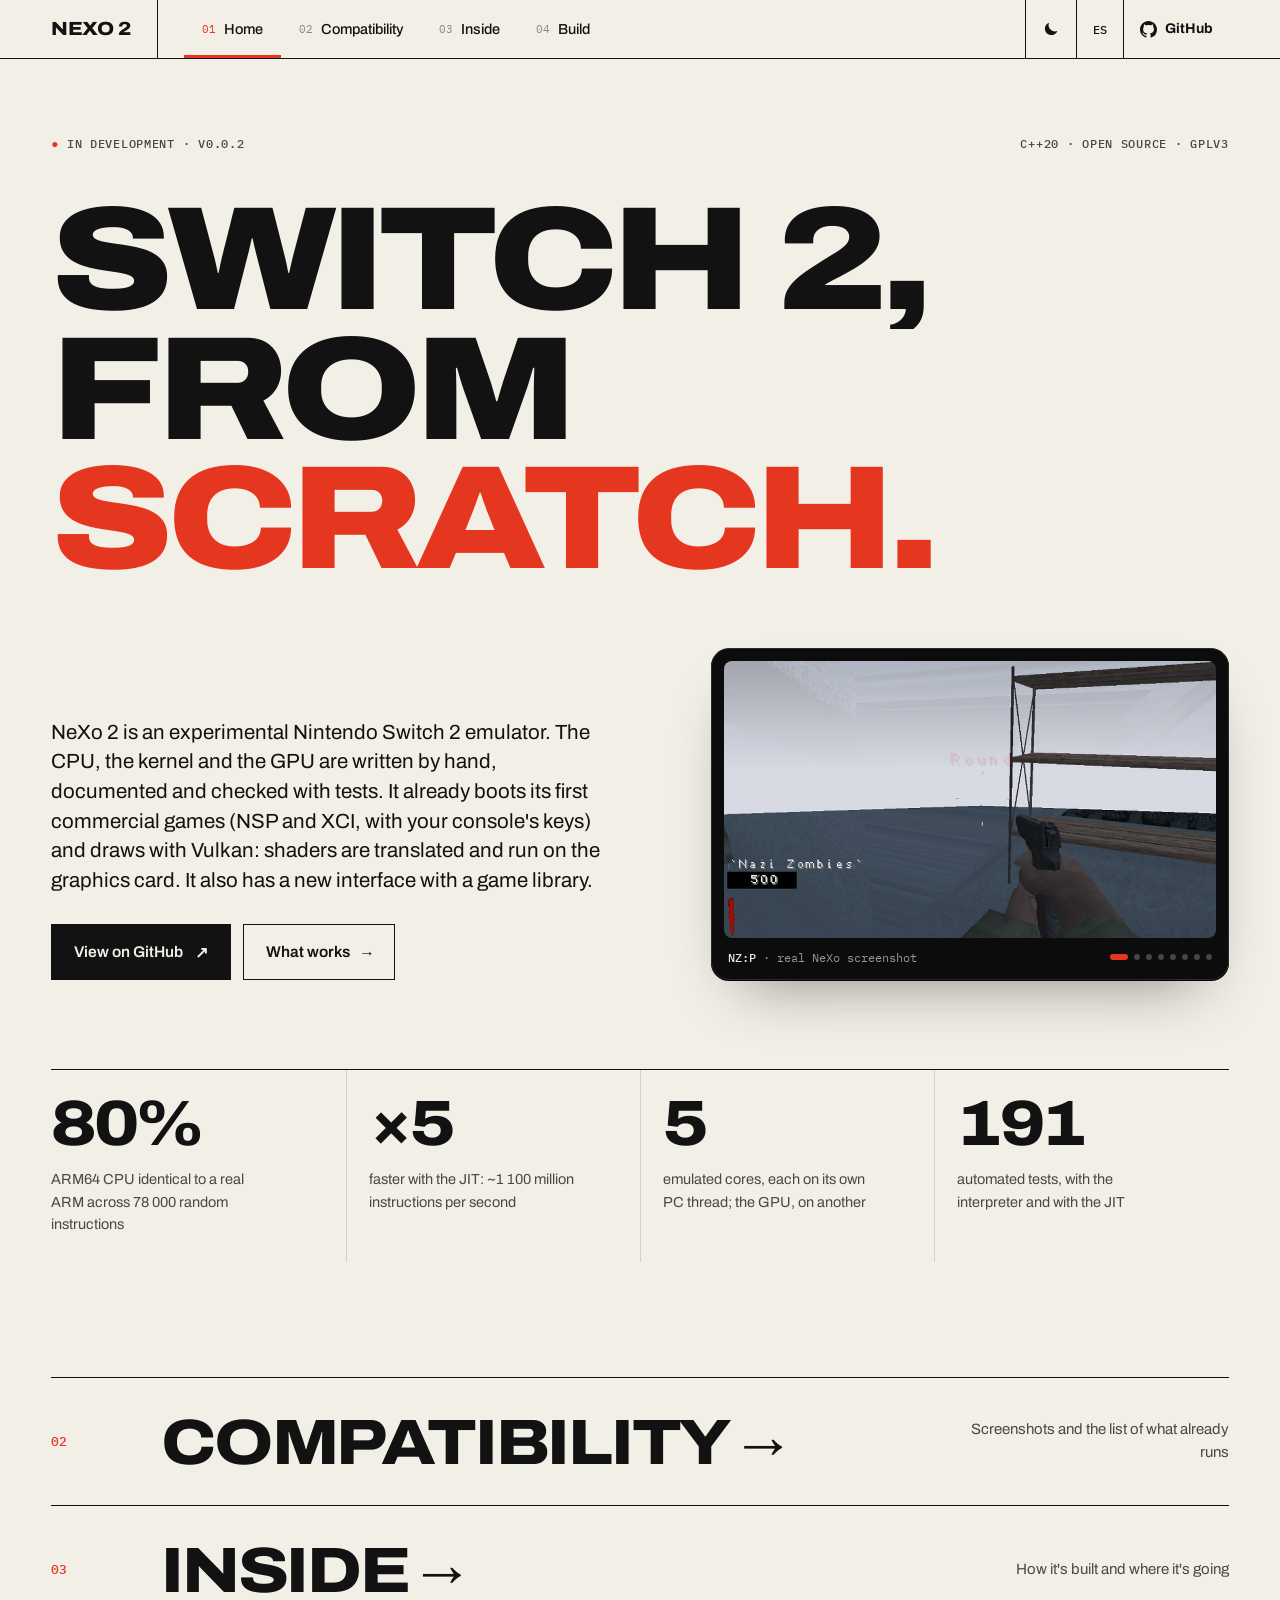
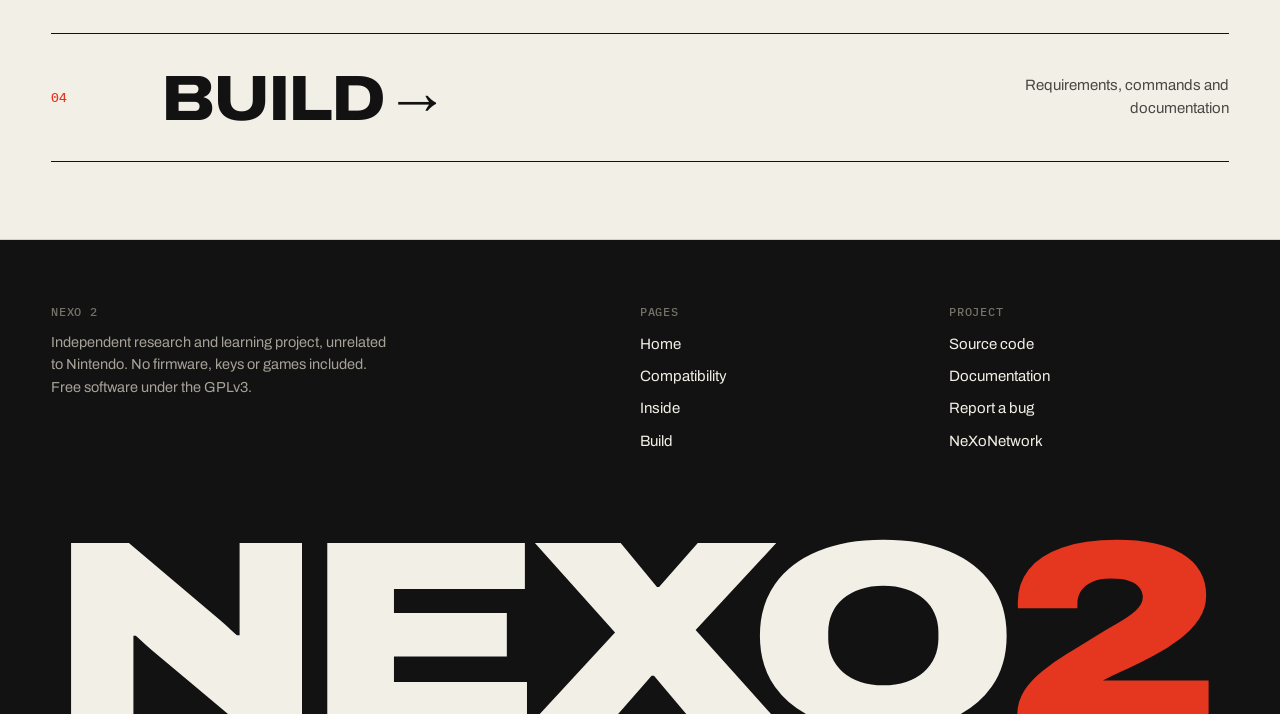
<file: index.html>
<!DOCTYPE html>
<html lang="es">
<head>
  <meta charset="UTF-8">
  <meta name="viewport" content="width=device-width, initial-scale=1">
  <title data-i18n="meta.home">NeXo 2 — Emulador experimental de Nintendo Switch 2</title>
  <meta name="description" content="NeXo 2 es un emulador experimental y de código abierto de Nintendo Switch 2, escrito desde cero en C++20.">
  <meta name="theme-color" content="#f2efe7" id="theme-color">
  <meta name="color-scheme" content="light dark">
  <meta property="og:title" content="NeXo 2 — Emulador experimental de Nintendo Switch 2">
  <meta property="og:description" content="NeXo 2 es un emulador experimental y de código abierto de Nintendo Switch 2, escrito desde cero en C++20.">
  <meta property="og:image" content="assets/og.jpg">
  <meta property="og:type" content="website">
  <meta name="twitter:card" content="summary_large_image">
  <link rel="icon" type="image/png" href="assets/favicon.png">
  <link rel="apple-touch-icon" href="assets/apple-touch-icon.png">
  <link rel="preload" href="assets/fonts/archivo.woff2" as="font" type="font/woff2" crossorigin>
  <link rel="stylesheet" href="style.css">
  <script>(function(){var d=document.documentElement,t=null;d.classList.add("js");try{t=localStorage.getItem("nexo-theme")}catch(e){}if(t!=="light"&&t!=="dark")t=matchMedia("(prefers-color-scheme: dark)").matches?"dark":"light";d.setAttribute("data-theme",t);document.getElementById("theme-color").content=t==="dark"?"#121211":"#f2efe7"})()</script>
</head>
<body>
<a class="skip" href="#main" data-i18n="skip">Saltar al contenido</a>
<header class="top">
  <div class="page top-inner">
    <a class="mark" href="index.html" aria-label="NeXo 2, inicio"><img src="assets/logo.png" alt="" width="30" height="20">NeXo 2</a>
    <nav class="menu" id="menu" aria-label="Principal">
      <a href="index.html" aria-current="page"><span>01</span><em data-i18n="nav.home" style="font-style:normal">Inicio</em></a>
      <a href="compatibilidad.html"><span>02</span><em data-i18n="nav.compat" style="font-style:normal">Compatibilidad</em></a>
      <a href="por-dentro.html"><span>03</span><em data-i18n="nav.inside" style="font-style:normal">Por dentro</em></a>
      <a href="compilar.html"><span>04</span><em data-i18n="nav.build" style="font-style:normal">Compilar</em></a>
    </nav>
    <div class="tools">
      <button class="theme" id="theme" type="button" aria-label="Tema claro u oscuro / Light or dark theme" aria-pressed="false"><svg viewBox="0 0 24 24" aria-hidden="true"><g class="sun"><circle cx="12" cy="12" r="4.2"/><path d="M12 1.8v3M12 19.2v3M1.8 12h3M19.2 12h3M4.8 4.8l2.1 2.1M17.1 17.1l2.1 2.1M4.8 19.2l2.1-2.1M17.1 6.9l2.1-2.1"/></g><path class="moon" d="M20.5 14.6A8.6 8.6 0 0 1 9.4 3.5a8.6 8.6 0 1 0 11.1 11.1z"/></svg></button>
      <button class="lang" id="lang" type="button" aria-label="Cambiar idioma / Change language">EN</button>
      <a class="gh" href="https://github.com/NeXoNetwork/NeXo2-emu"><svg viewBox="0 0 16 16" aria-hidden="true"><path d="M8 0C3.58 0 0 3.58 0 8c0 3.54 2.29 6.53 5.47 7.59.4.07.55-.17.55-.38 0-.19-.01-.82-.01-1.49-2.01.37-2.53-.49-2.69-.94-.09-.23-.48-.94-.82-1.13-.28-.15-.68-.52-.01-.53.63-.01 1.08.58 1.23.82.72 1.21 1.87.87 2.33.66.07-.52.28-.87.51-1.07-1.78-.2-3.64-.89-3.64-3.95 0-.87.31-1.59.82-2.15-.08-.2-.36-1.02.08-2.12 0 0 .67-.21 2.2.82.64-.18 1.32-.27 2-.27.68 0 1.36.09 2 .27 1.53-1.04 2.2-.82 2.2-.82.44 1.1.16 1.92.08 2.12.51.56.82 1.27.82 2.15 0 3.07-1.87 3.75-3.65 3.95.29.25.54.73.54 1.48 0 1.07-.01 1.93-.01 2.2 0 .21.15.46.55.38A8.013 8.013 0 0016 8c0-4.42-3.58-8-8-8z"/></svg><b>GitHub</b></a>
      <button class="burger" id="burger" type="button" aria-label="Menú" aria-expanded="false" aria-controls="menu"><i></i><i></i></button>
    </div>
  </div>
</header>

<main id="main" class="page">
  <section class="hero">
    <div class="hero-meta reveal">
      <span class="label"><span class="red">●</span> <span data-i18n="home.meta1">En desarrollo · v0.0.2</span></span>
      <span class="label" data-i18n="home.meta2">C++20 · Código abierto · GPLv3</span>
    </div>
    <h1 class="display" data-i18n-lines="home.h">
      <span class="line"><span>Switch 2,</span></span>
      <span class="line"><span style="--d:.08s">desde</span></span>
      <span class="line"><span style="--d:.16s"><span class="red">cero.</span></span></span>
    </h1>
    <div class="hero-grid">
      <div class="reveal" style="--d:.3s">
        <p class="lede" data-i18n="home.lede">NeXo 2 es un emulador experimental de Nintendo Switch 2. La CPU, el kernel y la GPU están escritos a mano, documentados y comprobados con tests. Ya arranca sus primeros juegos comerciales (NSP y XCI, con las claves de tu consola) y dibuja con Vulkan: los shaders se traducen y corren en la tarjeta gráfica. Además tiene una interfaz nueva con biblioteca de juegos.</p>
        <div class="actions">
          <a class="btn" href="https://github.com/NeXoNetwork/NeXo2-emu" data-i18n="home.cta1">Ver en GitHub</a>
          <a class="btn line-btn" href="compatibilidad.html" data-i18n="home.cta2">Qué funciona</a>
        </div>
      </div>
      <figure class="screen reveal" style="--d:.2s" id="screen">
        <div class="screen-inner">
          <img src="assets/shot-nzp.jpg" alt="Nazi Zombies Portable" data-cap="NZ:P" class="on" width="960" height="540">
          <img src="assets/shot-hbmenu.jpg" alt="hbmenu" data-cap="hbmenu" width="960" height="540" loading="lazy">
          <img src="assets/shot-appstore.jpg" alt="Homebrew App Store" data-cap="HB App Store" width="960" height="540" loading="lazy">
          <img src="assets/shot-teapot.jpg" alt="Tetera con luz" data-cap="deko3d · 07" width="960" height="540" loading="lazy">
          <img src="assets/shot-texture.jpg" alt="Cubo con textura" data-cap="deko3d · 04" width="960" height="540" loading="lazy">
          <img src="assets/shot-msaa.jpg" alt="MSAA" data-cap="deko3d · 06" width="960" height="540" loading="lazy">
          <img src="assets/shot-triangle.jpg" alt="Triángulo" data-cap="deko3d · 02" width="960" height="540" loading="lazy">
          <img src="assets/screen-pong.png" alt="UMSDPong" data-cap="libnx" width="960" height="540" loading="lazy">
        </div>
        <figcaption><span><b id="cap">NZ:P</b> · <span data-i18n="home.capnote">captura real de NeXo</span></span><span class="dots"><i class="on"></i><i></i><i></i><i></i><i></i><i></i><i></i><i></i></span></figcaption>
      </figure>
    </div>

    <div class="facts">
      <div class="fact reveal"><b><span class="count" data-to="100">100</span>%</b><span data-i18n="home.f1">CPU ARM64 idéntica a un ARM real en 78&nbsp;000 instrucciones al azar</span></div>
      <div class="fact reveal" style="--d:.08s"><b>×<span class="count" data-to="6">6</span></b><span data-i18n="home.f2">más rápida con el JIT: ~1&nbsp;100 millones de instrucciones por segundo</span></div>
      <div class="fact reveal" style="--d:.16s"><b><span class="count" data-to="6">6</span></b><span data-i18n="home.f3">núcleos emulados, cada uno en su propio hilo del PC; la GPU, en otro</span></div>
      <div class="fact reveal" style="--d:.24s"><b><span class="count" data-to="238">238</span></b><span data-i18n="home.f4">tests automáticos, con intérprete y con JIT</span></div>
    </div>
  </section>

  <nav class="index" aria-label="Secciones">
    <a href="compatibilidad.html" class="reveal"><span class="n">02</span><span class="t"><span data-i18n="nav.compat">Compatibilidad</span><span class="arrow">→</span></span><span class="d" data-i18n="home.i2">Capturas y lista de lo que ya corre</span></a>
    <a href="por-dentro.html" class="reveal"><span class="n">03</span><span class="t"><span data-i18n="nav.inside">Por dentro</span><span class="arrow">→</span></span><span class="d" data-i18n="home.i3">Cómo está hecho y hacia dónde va</span></a>
    <a href="compilar.html" class="reveal"><span class="n">04</span><span class="t"><span data-i18n="nav.build">Compilar</span><span class="arrow">→</span></span><span class="d" data-i18n="home.i4">Requisitos, comandos y documentación</span></a>
  </nav>
</main>
<footer class="foot">
  <div class="page">
    <div class="foot-grid">
      <div>
        <h4 data-i18n="foot.about">NeXo 2</h4>
        <p data-i18n="foot.legal">Proyecto independiente de investigación y aprendizaje, sin relación con Nintendo. No incluye firmware, claves ni juegos. Software libre bajo GPLv3.</p>
      </div>
      <div>
        <h4 data-i18n="foot.pages">Páginas</h4>
        <ul>
          <li><a href="index.html" data-i18n="nav.home">Inicio</a></li>
          <li><a href="compatibilidad.html" data-i18n="nav.compat">Compatibilidad</a></li>
          <li><a href="por-dentro.html" data-i18n="nav.inside">Por dentro</a></li>
          <li><a href="compilar.html" data-i18n="nav.build">Compilar</a></li>
        </ul>
      </div>
      <div>
        <h4 data-i18n="foot.project">Proyecto</h4>
        <ul>
          <li><a href="https://github.com/NeXoNetwork/NeXo2-emu" data-i18n="foot.code">Código fuente</a></li>
          <li><a href="https://github.com/NeXoNetwork/NeXo2-emu/tree/main/docs" data-i18n="foot.docs">Documentación</a></li>
          <li><a href="https://github.com/NeXoNetwork/NeXo2-emu/issues" data-i18n="foot.bug">Reportar un error</a></li>
          <li><a href="https://github.com/NeXoNetwork">NeXoNetwork</a></li>
        </ul>
      </div>
    </div>
    <p class="foot-word" aria-hidden="true">NeXo<span>2</span></p>
  </div>
</footer>
<script src="main.js"></script>
</body>
</html>
</file>
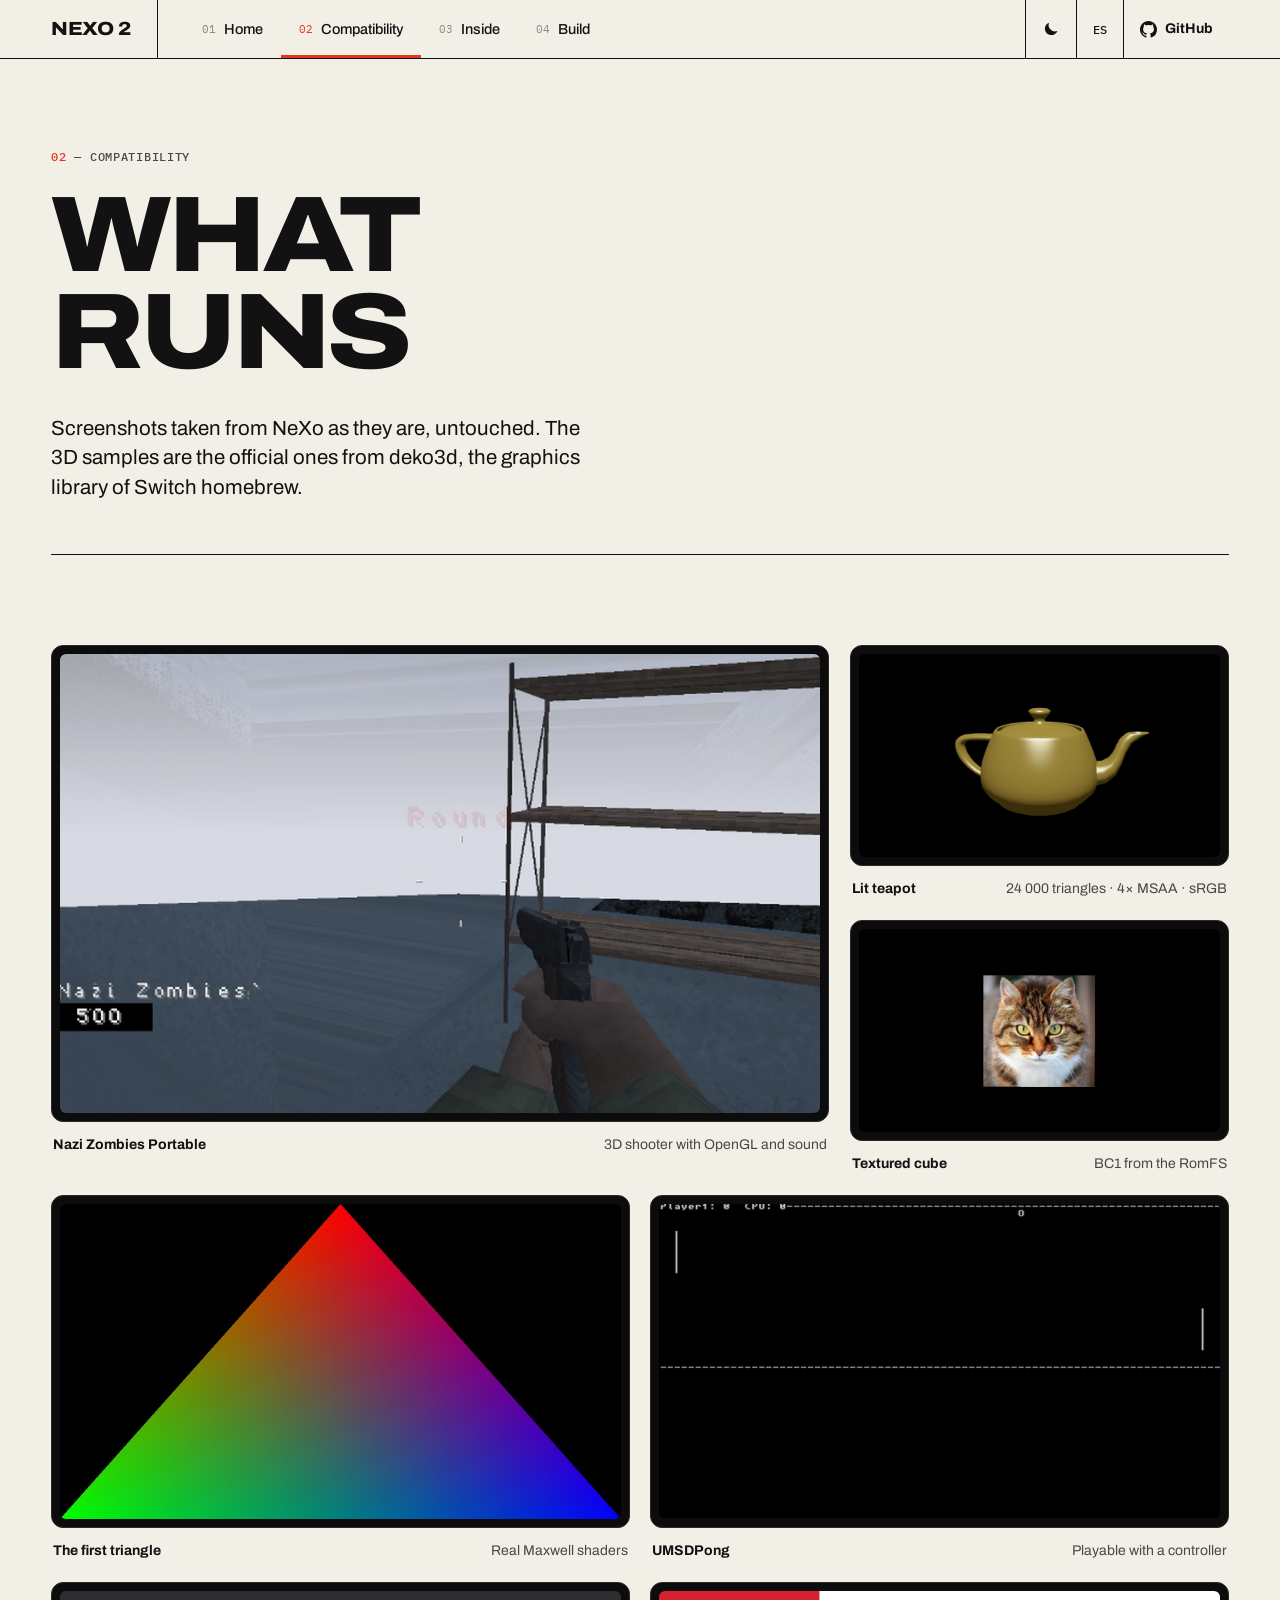
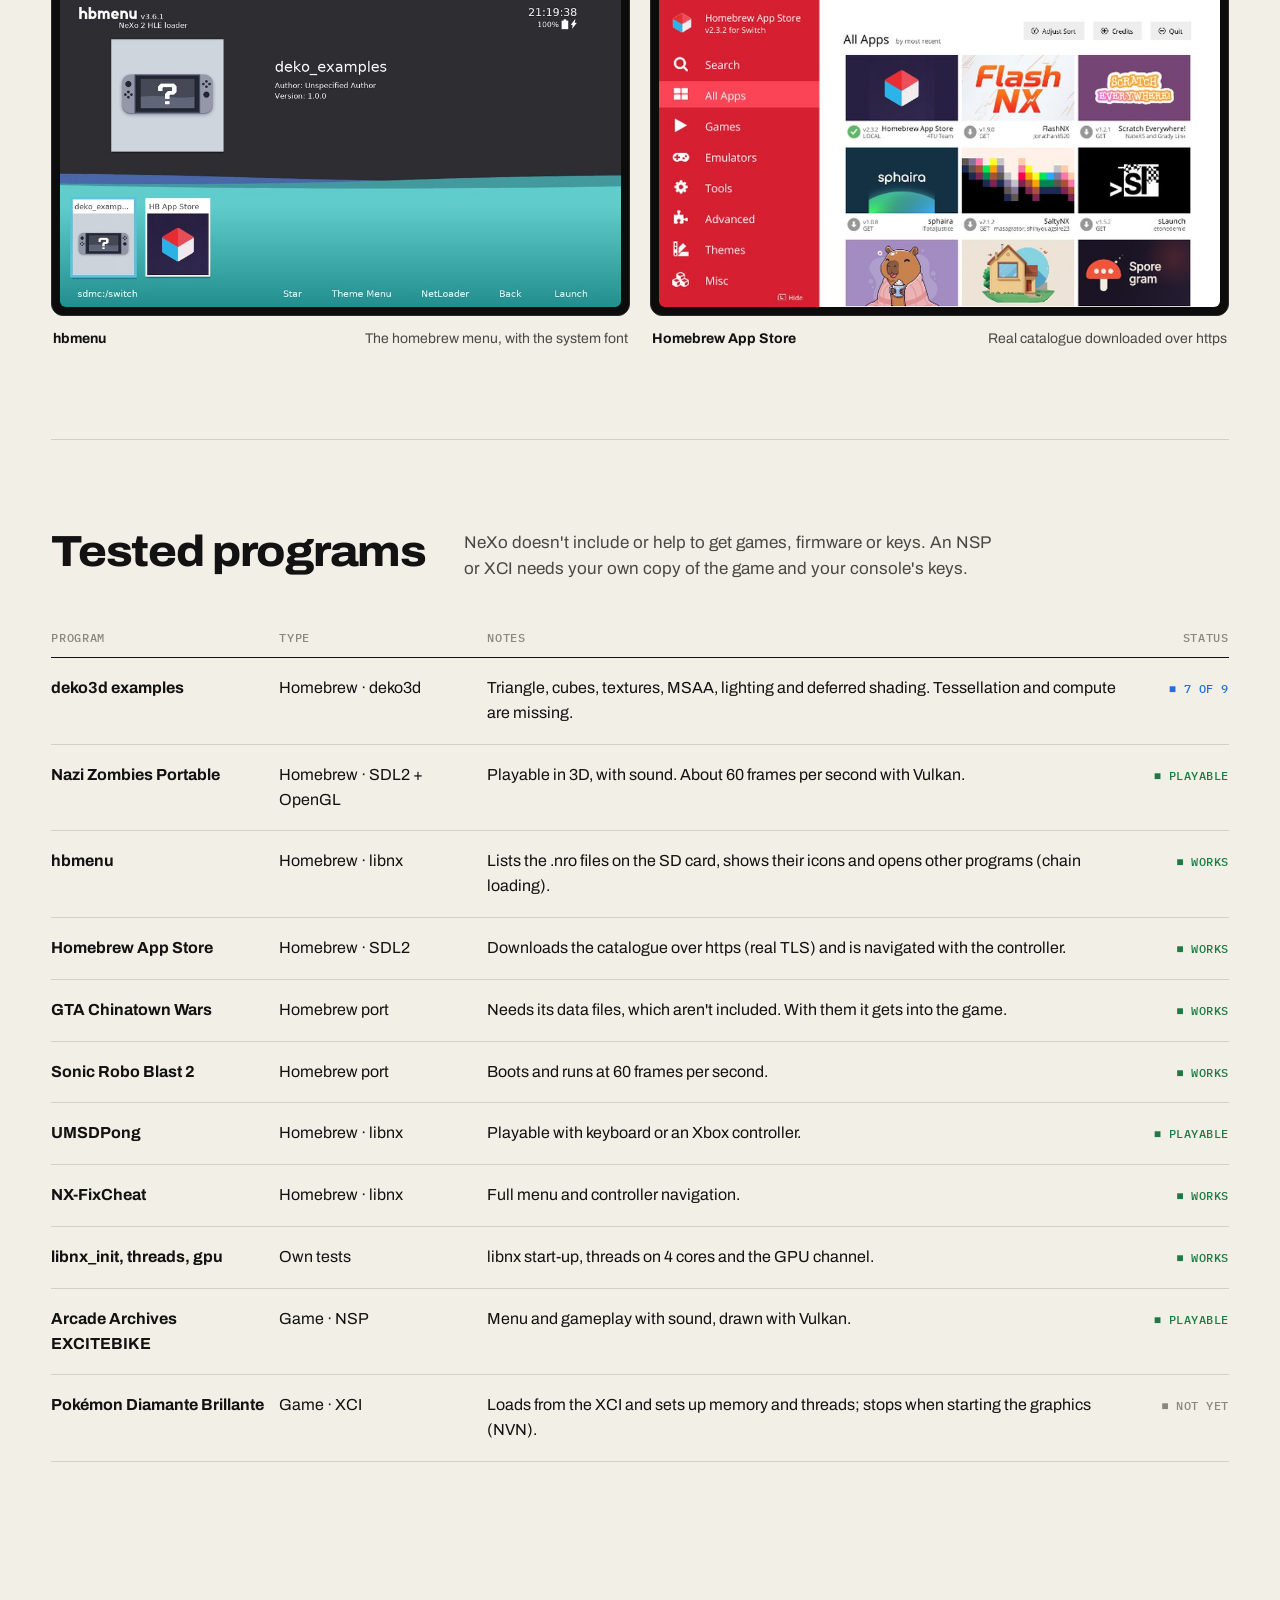
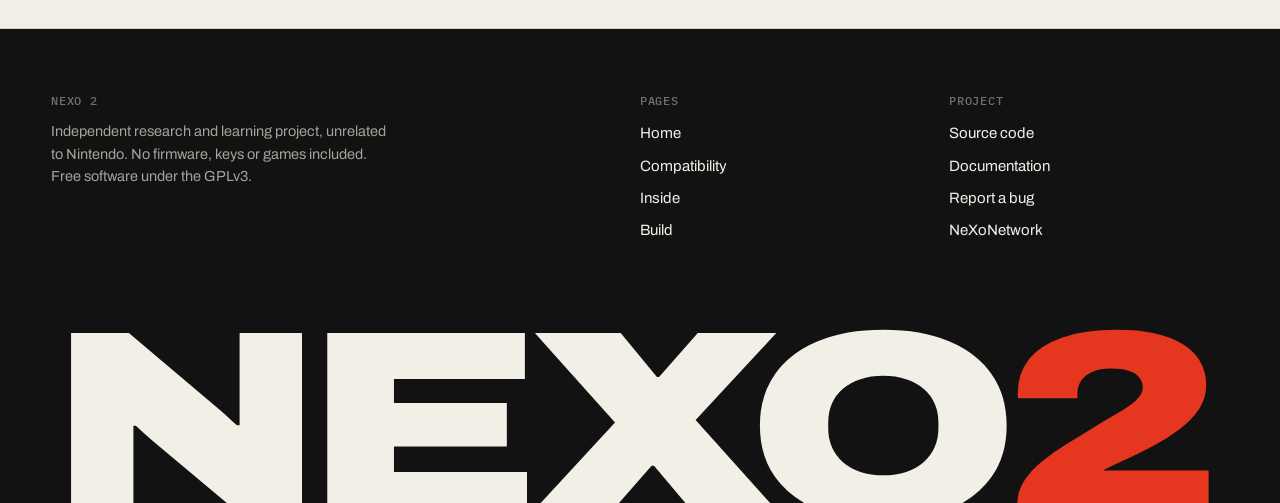
<file: compatibilidad.html>
<!DOCTYPE html>
<html lang="es">
<head>
  <meta charset="UTF-8">
  <meta name="viewport" content="width=device-width, initial-scale=1">
  <title data-i18n="meta.compat">Compatibilidad — NeXo 2</title>
  <meta name="description" content="Lo que ya funciona en NeXo 2: capturas reales y la lista de programas probados.">
  <meta name="theme-color" content="#f2efe7" id="theme-color">
  <meta name="color-scheme" content="light dark">
  <meta property="og:title" content="Compatibilidad — NeXo 2">
  <meta property="og:description" content="Lo que ya funciona en NeXo 2: capturas reales y la lista de programas probados.">
  <meta property="og:image" content="assets/og.jpg">
  <meta property="og:type" content="website">
  <meta name="twitter:card" content="summary_large_image">
  <link rel="icon" type="image/png" href="assets/favicon.png">
  <link rel="apple-touch-icon" href="assets/apple-touch-icon.png">
  <link rel="preload" href="assets/fonts/archivo.woff2" as="font" type="font/woff2" crossorigin>
  <link rel="stylesheet" href="style.css">
  <script>(function(){var d=document.documentElement,t=null;d.classList.add("js");try{t=localStorage.getItem("nexo-theme")}catch(e){}if(t!=="light"&&t!=="dark")t=matchMedia("(prefers-color-scheme: dark)").matches?"dark":"light";d.setAttribute("data-theme",t);document.getElementById("theme-color").content=t==="dark"?"#121211":"#f2efe7"})()</script>
</head>
<body>
<a class="skip" href="#main" data-i18n="skip">Saltar al contenido</a>
<header class="top">
  <div class="page top-inner">
    <a class="mark" href="index.html" aria-label="NeXo 2, inicio"><img src="assets/logo.png" alt="" width="30" height="20">NeXo 2</a>
    <nav class="menu" id="menu" aria-label="Principal">
      <a href="index.html"><span>01</span><em data-i18n="nav.home" style="font-style:normal">Inicio</em></a>
      <a href="compatibilidad.html" aria-current="page"><span>02</span><em data-i18n="nav.compat" style="font-style:normal">Compatibilidad</em></a>
      <a href="por-dentro.html"><span>03</span><em data-i18n="nav.inside" style="font-style:normal">Por dentro</em></a>
      <a href="compilar.html"><span>04</span><em data-i18n="nav.build" style="font-style:normal">Compilar</em></a>
    </nav>
    <div class="tools">
      <button class="theme" id="theme" type="button" aria-label="Tema claro u oscuro / Light or dark theme" aria-pressed="false"><svg viewBox="0 0 24 24" aria-hidden="true"><g class="sun"><circle cx="12" cy="12" r="4.2"/><path d="M12 1.8v3M12 19.2v3M1.8 12h3M19.2 12h3M4.8 4.8l2.1 2.1M17.1 17.1l2.1 2.1M4.8 19.2l2.1-2.1M17.1 6.9l2.1-2.1"/></g><path class="moon" d="M20.5 14.6A8.6 8.6 0 0 1 9.4 3.5a8.6 8.6 0 1 0 11.1 11.1z"/></svg></button>
      <button class="lang" id="lang" type="button" aria-label="Cambiar idioma / Change language">EN</button>
      <a class="gh" href="https://github.com/NeXoNetwork/NeXo2-emu"><svg viewBox="0 0 16 16" aria-hidden="true"><path d="M8 0C3.58 0 0 3.58 0 8c0 3.54 2.29 6.53 5.47 7.59.4.07.55-.17.55-.38 0-.19-.01-.82-.01-1.49-2.01.37-2.53-.49-2.69-.94-.09-.23-.48-.94-.82-1.13-.28-.15-.68-.52-.01-.53.63-.01 1.08.58 1.23.82.72 1.21 1.87.87 2.33.66.07-.52.28-.87.51-1.07-1.78-.2-3.64-.89-3.64-3.95 0-.87.31-1.59.82-2.15-.08-.2-.36-1.02.08-2.12 0 0 .67-.21 2.2.82.64-.18 1.32-.27 2-.27.68 0 1.36.09 2 .27 1.53-1.04 2.2-.82 2.2-.82.44 1.1.16 1.92.08 2.12.51.56.82 1.27.82 2.15 0 3.07-1.87 3.75-3.65 3.95.29.25.54.73.54 1.48 0 1.07-.01 1.93-.01 2.2 0 .21.15.46.55.38A8.013 8.013 0 0016 8c0-4.42-3.58-8-8-8z"/></svg><b>GitHub</b></a>
      <button class="burger" id="burger" type="button" aria-label="Menú" aria-expanded="false" aria-controls="menu"><i></i><i></i></button>
    </div>
  </div>
</header>

<main id="main" class="page">
  <section class="page-head reveal-group">
    <div class="page-head-grid">
      <div>
        <span class="label"><span class="red">02</span> — <span data-i18n="nav.compat">Compatibilidad</span></span>
        <h1 class="title" data-i18n-lines="nav.compat.h"><span class="line"><span style="--d:0.00s">Lo que</span></span><span class="line"><span style="--d:0.08s">ya corre</span></span></h1>
        <p class="lede reveal" style="--d:.25s" data-i18n="compat.lede">Capturas sacadas de NeXo tal cual, sin retocar. Los ejemplos 3D son los oficiales de deko3d, la librería gráfica del homebrew de Switch.</p>
      </div>
      
    </div>
  </section>

  <section class="block">
    <div class="shots">
      <figure class="shot big reveal" style="--d:0s">
        <div class="frame"><div><img src="assets/shot-nzp.jpg" alt="Nazi Zombies Portable" loading="lazy" width="960" height="540"></div></div>
        <figcaption><b data-i18n="c.nzp.t">Nazi Zombies Portable</b><span data-i18n="c.nzp">Shooter 3D con OpenGL y sonido</span></figcaption>
      </figure>
      <figure class="shot  reveal" style="--d:.08s">
        <div class="frame"><div><img src="assets/shot-teapot.jpg" alt="Tetera con luz" loading="lazy" width="960" height="540"></div></div>
        <figcaption><b data-i18n="c.teapot.t">Tetera con luz</b><span data-i18n="c.teapot">24&nbsp;000 triángulos · 4× MSAA · sRGB</span></figcaption>
      </figure>
      <figure class="shot  reveal" style="--d:.16s">
        <div class="frame"><div><img src="assets/shot-texture.jpg" alt="Cubo con textura" loading="lazy" width="960" height="540"></div></div>
        <figcaption><b data-i18n="c.tex.t">Cubo con textura</b><span data-i18n="c.tex">BC1 desde la RomFS</span></figcaption>
      </figure>
      <figure class="shot half reveal" style="--d:0s">
        <div class="frame"><div><img src="assets/shot-triangle.jpg" alt="El primer triángulo" loading="lazy" width="960" height="540"></div></div>
        <figcaption><b data-i18n="c.tri.t">El primer triángulo</b><span data-i18n="c.tri">Shaders Maxwell reales</span></figcaption>
      </figure>
      <figure class="shot half reveal" style="--d:.08s">
        <div class="frame"><div><img src="assets/screen-pong.png" alt="UMSDPong" loading="lazy" width="960" height="540"></div></div>
        <figcaption><b data-i18n="c.pong.t">UMSDPong</b><span data-i18n="c.pong">Jugable con mando</span></figcaption>
      </figure>
      <figure class="shot half reveal" style="--d:0s">
        <div class="frame"><div><img src="assets/shot-hbmenu.jpg" alt="hbmenu" loading="lazy" width="960" height="540"></div></div>
        <figcaption><b data-i18n="c.hb.t">hbmenu</b><span data-i18n="c.hb">El menú de homebrew, con fuente del sistema</span></figcaption>
      </figure>
      <figure class="shot half reveal" style="--d:.08s">
        <div class="frame"><div><img src="assets/shot-appstore.jpg" alt="Homebrew App Store" loading="lazy" width="960" height="540"></div></div>
        <figcaption><b data-i18n="c.as.t">Homebrew App Store</b><span data-i18n="c.as">Catálogo real descargado por https</span></figcaption>
      </figure>
    </div>
  </section>

  <section class="block">
    <div class="block-head reveal">
      <h2 data-i18n="c.list">Programas probados</h2>
      <p data-i18n="c.listnote">NeXo no incluye ni ayuda a conseguir juegos, firmware ni claves. Para un NSP o un XCI hacen falta tu copia del juego y las claves de tu consola.</p>
    </div>
    <table class="table reveal">
      <thead><tr><th data-i18n="c.th1">Programa</th><th data-i18n="c.th2">Tipo</th><th data-i18n="c.th3">Notas</th><th data-i18n="c.th4">Estado</th></tr></thead>
      <tbody>
        <tr><td>deko3d examples</td><td>Homebrew · deko3d</td><td data-i18n="c.n1">Triángulo, cubos, texturas, MSAA, iluminación y deferred shading. Faltan teselado y compute.</td><td><span class="state part" data-i18n="c.s1">7 de 9</span></td></tr>
        <tr><td>Nazi Zombies Portable</td><td>Homebrew · SDL2 + OpenGL</td><td data-i18n="c.n9">Se juega en 3D, con sonido. Con Vulkan va a unas 60 imágenes por segundo.</td><td><span class="state ok" data-i18n="c.s2">Jugable</span></td></tr>
        <tr><td>hbmenu</td><td>Homebrew · libnx</td><td data-i18n="c.n6">Lista los .nro de la SD, muestra iconos y abre otros programas (carga en cadena).</td><td><span class="state ok" data-i18n="c.s3">Funciona</span></td></tr>
        <tr><td>Homebrew App Store</td><td>Homebrew · SDL2</td><td data-i18n="c.n7">Descarga el catálogo por https (TLS de verdad) y se navega con el mando.</td><td><span class="state ok" data-i18n="c.s3">Funciona</span></td></tr>
        <tr><td>GTA Chinatown Wars</td><td data-i18n="c.port">Port homebrew</td><td data-i18n="c.n8">Necesita sus archivos de datos, que no se incluyen. Con ellos entra en la partida.</td><td><span class="state ok" data-i18n="c.s3">Funciona</span></td></tr>
        <tr><td>Sonic Robo Blast 2</td><td data-i18n="c.port">Port homebrew</td><td data-i18n="c.n10">Arranca y corre a 60 imágenes por segundo.</td><td><span class="state ok" data-i18n="c.s3">Funciona</span></td></tr>
        <tr><td>UMSDPong</td><td>Homebrew · libnx</td><td data-i18n="c.n2">Se juega con teclado o mando de Xbox.</td><td><span class="state ok" data-i18n="c.s2">Jugable</span></td></tr>
        <tr><td>NX-FixCheat</td><td>Homebrew · libnx</td><td data-i18n="c.n3">Menú completo y navegación con el mando.</td><td><span class="state ok" data-i18n="c.s3">Funciona</span></td></tr>
        <tr><td>libnx_init, threads, gpu</td><td data-i18n="c.own">Tests propios</td><td data-i18n="c.n4">Arranque de libnx, hilos en 4 núcleos y canal de la GPU.</td><td><span class="state ok" data-i18n="c.s3">Funciona</span></td></tr>
        <tr><td>Arcade Archives EXCITEBIKE</td><td data-i18n="c.game.nsp">Juego · NSP</td><td data-i18n="c.n11">Menú y partida con sonido, dibujado con Vulkan.</td><td><span class="state ok" data-i18n="c.s2">Jugable</span></td></tr>
        <tr><td>Pokémon Diamante Brillante</td><td data-i18n="c.game.xci">Juego · XCI</td><td data-i18n="c.n12">Carga desde el XCI y prepara memoria e hilos; se para al iniciar los gráficos (NVN).</td><td><span class="state no" data-i18n="c.s5">Todavía no</span></td></tr>
      </tbody>
    </table>
  </section>
</main>
<footer class="foot">
  <div class="page">
    <div class="foot-grid">
      <div>
        <h4 data-i18n="foot.about">NeXo 2</h4>
        <p data-i18n="foot.legal">Proyecto independiente de investigación y aprendizaje, sin relación con Nintendo. No incluye firmware, claves ni juegos. Software libre bajo GPLv3.</p>
      </div>
      <div>
        <h4 data-i18n="foot.pages">Páginas</h4>
        <ul>
          <li><a href="index.html" data-i18n="nav.home">Inicio</a></li>
          <li><a href="compatibilidad.html" data-i18n="nav.compat">Compatibilidad</a></li>
          <li><a href="por-dentro.html" data-i18n="nav.inside">Por dentro</a></li>
          <li><a href="compilar.html" data-i18n="nav.build">Compilar</a></li>
        </ul>
      </div>
      <div>
        <h4 data-i18n="foot.project">Proyecto</h4>
        <ul>
          <li><a href="https://github.com/NeXoNetwork/NeXo2-emu" data-i18n="foot.code">Código fuente</a></li>
          <li><a href="https://github.com/NeXoNetwork/NeXo2-emu/tree/main/docs" data-i18n="foot.docs">Documentación</a></li>
          <li><a href="https://github.com/NeXoNetwork/NeXo2-emu/issues" data-i18n="foot.bug">Reportar un error</a></li>
          <li><a href="https://github.com/NeXoNetwork">NeXoNetwork</a></li>
        </ul>
      </div>
    </div>
    <p class="foot-word" aria-hidden="true">NeXo<span>2</span></p>
  </div>
</footer>
<script src="main.js"></script>
</body>
</html>
</file>
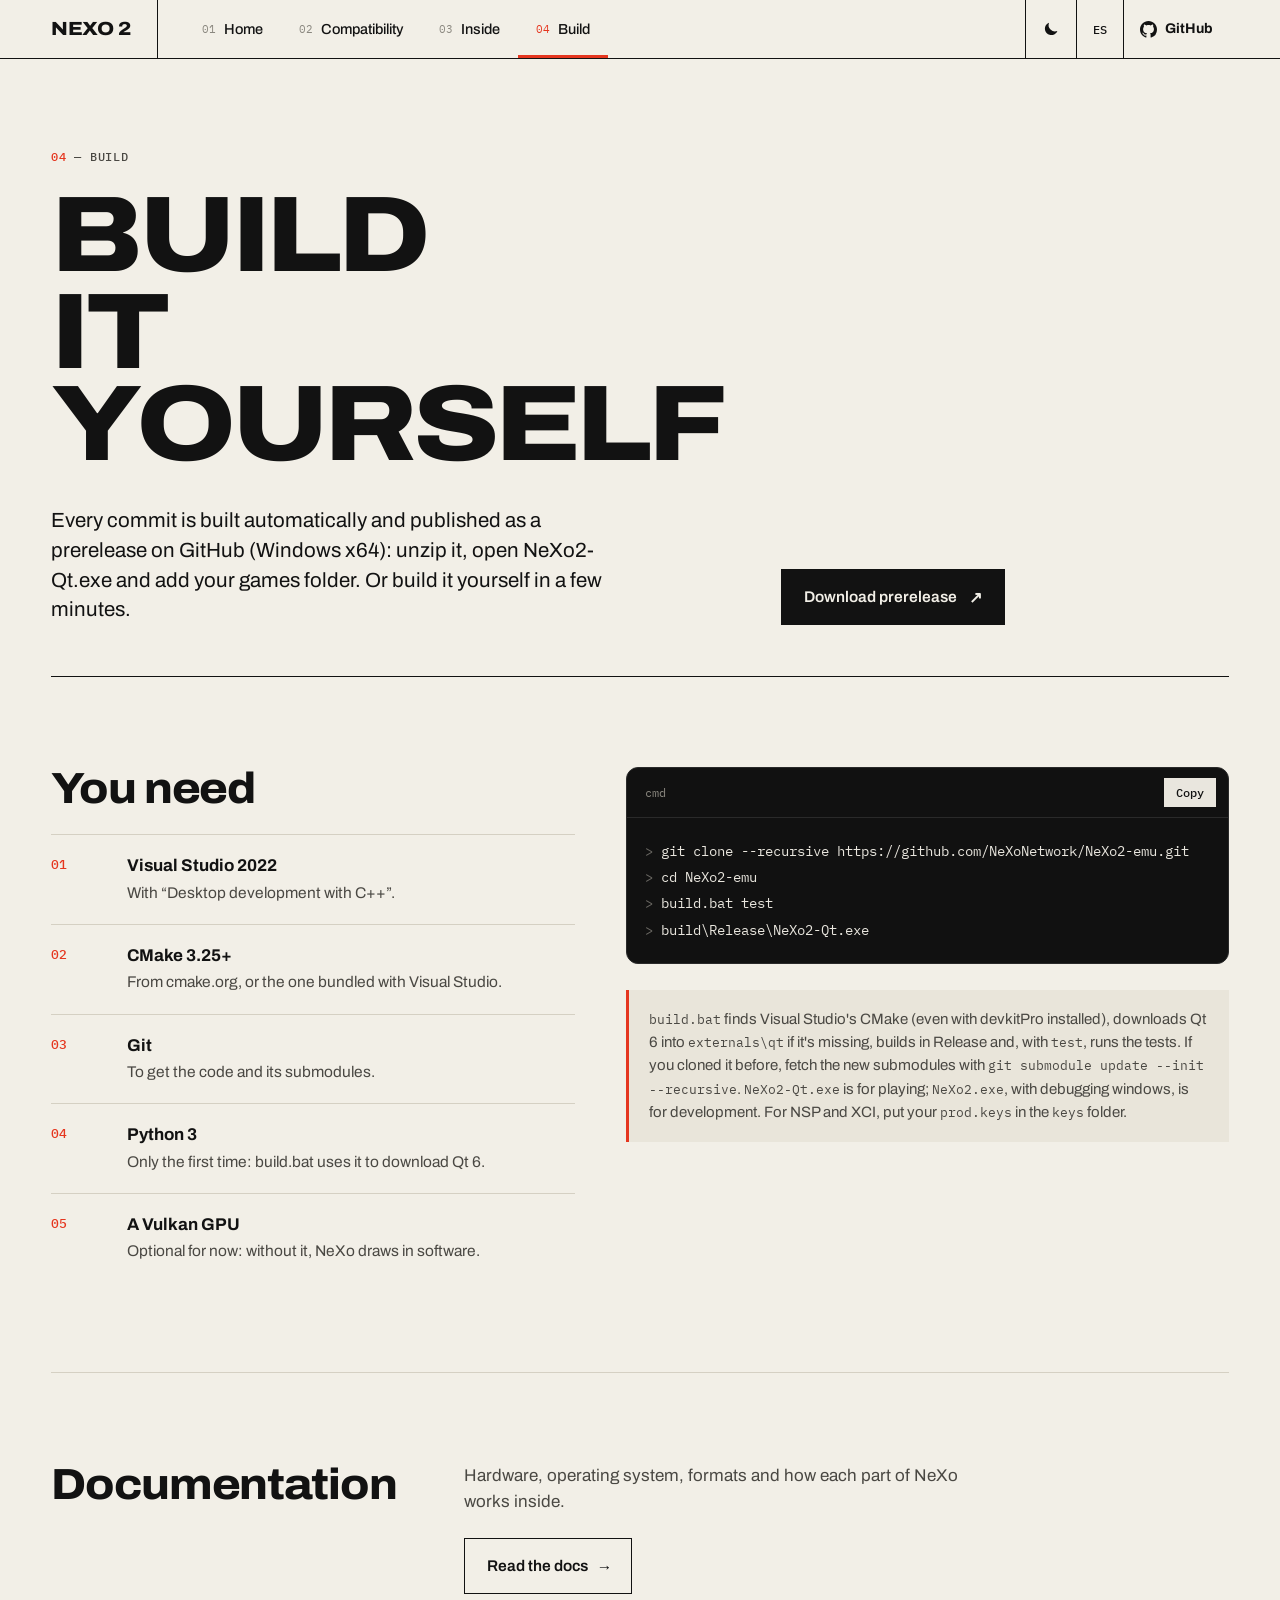
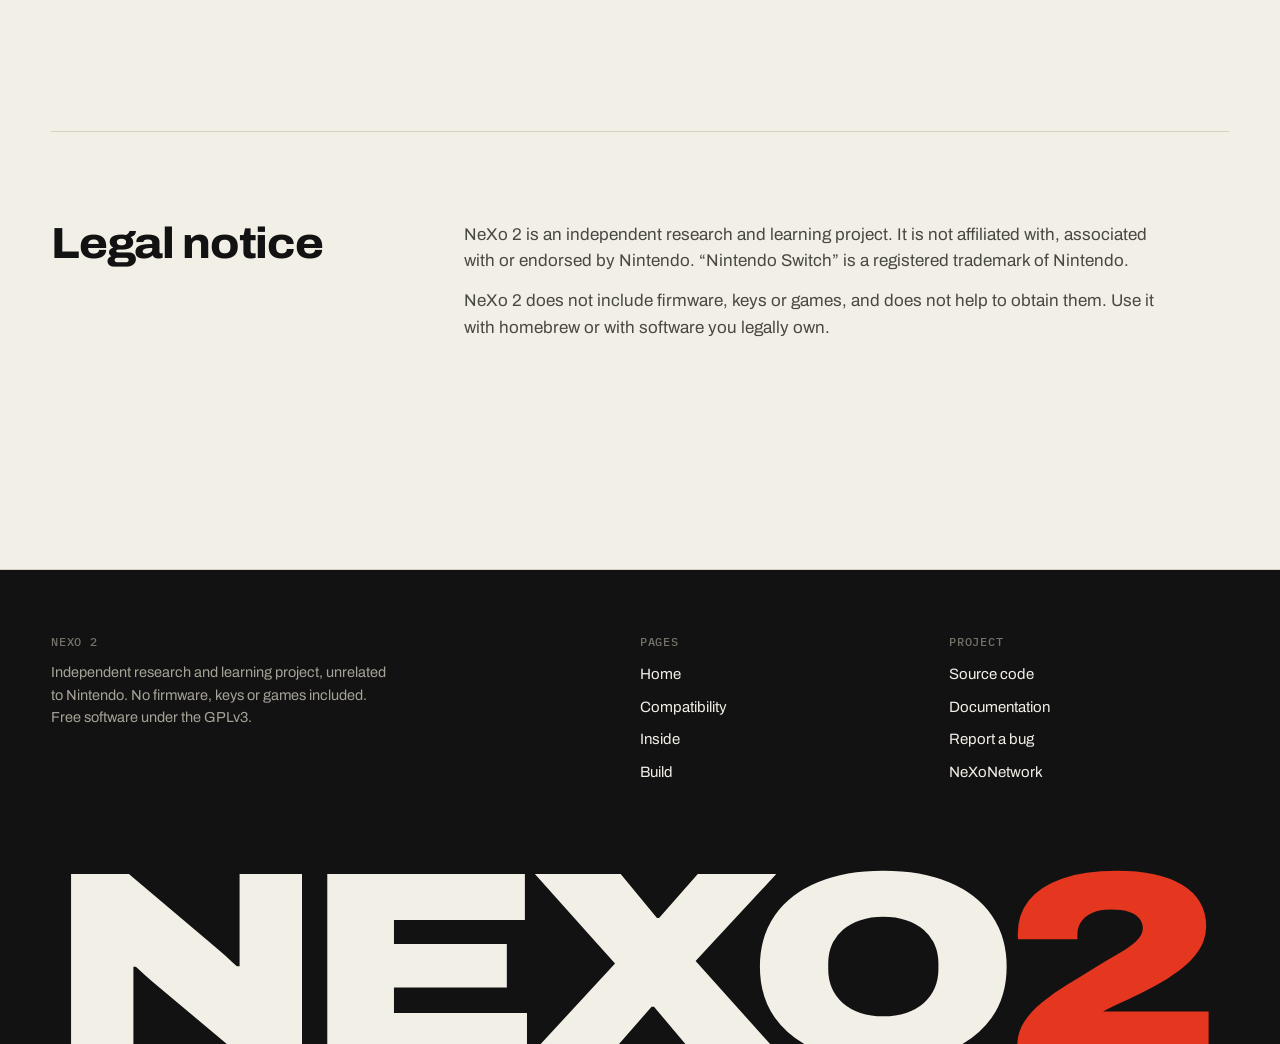
<file: compilar.html>
<!DOCTYPE html>
<html lang="es">
<head>
  <meta charset="UTF-8">
  <meta name="viewport" content="width=device-width, initial-scale=1">
  <title data-i18n="meta.build">Compilar — NeXo 2</title>
  <meta name="description" content="Cómo compilar NeXo 2 en Windows con Visual Studio 2022, CMake y Git.">
  <meta name="theme-color" content="#f2efe7" id="theme-color">
  <meta name="color-scheme" content="light dark">
  <meta property="og:title" content="Compilar — NeXo 2">
  <meta property="og:description" content="Cómo compilar NeXo 2 en Windows con Visual Studio 2022, CMake y Git.">
  <meta property="og:image" content="assets/og.jpg">
  <meta property="og:type" content="website">
  <meta name="twitter:card" content="summary_large_image">
  <link rel="icon" type="image/png" href="assets/favicon.png">
  <link rel="apple-touch-icon" href="assets/apple-touch-icon.png">
  <link rel="preload" href="assets/fonts/archivo.woff2" as="font" type="font/woff2" crossorigin>
  <link rel="stylesheet" href="style.css">
  <script>(function(){var d=document.documentElement,t=null;d.classList.add("js");try{t=localStorage.getItem("nexo-theme")}catch(e){}if(t!=="light"&&t!=="dark")t=matchMedia("(prefers-color-scheme: dark)").matches?"dark":"light";d.setAttribute("data-theme",t);document.getElementById("theme-color").content=t==="dark"?"#121211":"#f2efe7"})()</script>
</head>
<body>
<a class="skip" href="#main" data-i18n="skip">Saltar al contenido</a>
<header class="top">
  <div class="page top-inner">
    <a class="mark" href="index.html" aria-label="NeXo 2, inicio"><img src="assets/logo.png" alt="" width="30" height="20">NeXo 2</a>
    <nav class="menu" id="menu" aria-label="Principal">
      <a href="index.html"><span>01</span><em data-i18n="nav.home" style="font-style:normal">Inicio</em></a>
      <a href="compatibilidad.html"><span>02</span><em data-i18n="nav.compat" style="font-style:normal">Compatibilidad</em></a>
      <a href="por-dentro.html"><span>03</span><em data-i18n="nav.inside" style="font-style:normal">Por dentro</em></a>
      <a href="compilar.html" aria-current="page"><span>04</span><em data-i18n="nav.build" style="font-style:normal">Compilar</em></a>
    </nav>
    <div class="tools">
      <button class="theme" id="theme" type="button" aria-label="Tema claro u oscuro / Light or dark theme" aria-pressed="false"><svg viewBox="0 0 24 24" aria-hidden="true"><g class="sun"><circle cx="12" cy="12" r="4.2"/><path d="M12 1.8v3M12 19.2v3M1.8 12h3M19.2 12h3M4.8 4.8l2.1 2.1M17.1 17.1l2.1 2.1M4.8 19.2l2.1-2.1M17.1 6.9l2.1-2.1"/></g><path class="moon" d="M20.5 14.6A8.6 8.6 0 0 1 9.4 3.5a8.6 8.6 0 1 0 11.1 11.1z"/></svg></button>
      <button class="lang" id="lang" type="button" aria-label="Cambiar idioma / Change language">EN</button>
      <a class="gh" href="https://github.com/NeXoNetwork/NeXo2-emu"><svg viewBox="0 0 16 16" aria-hidden="true"><path d="M8 0C3.58 0 0 3.58 0 8c0 3.54 2.29 6.53 5.47 7.59.4.07.55-.17.55-.38 0-.19-.01-.82-.01-1.49-2.01.37-2.53-.49-2.69-.94-.09-.23-.48-.94-.82-1.13-.28-.15-.68-.52-.01-.53.63-.01 1.08.58 1.23.82.72 1.21 1.87.87 2.33.66.07-.52.28-.87.51-1.07-1.78-.2-3.64-.89-3.64-3.95 0-.87.31-1.59.82-2.15-.08-.2-.36-1.02.08-2.12 0 0 .67-.21 2.2.82.64-.18 1.32-.27 2-.27.68 0 1.36.09 2 .27 1.53-1.04 2.2-.82 2.2-.82.44 1.1.16 1.92.08 2.12.51.56.82 1.27.82 2.15 0 3.07-1.87 3.75-3.65 3.95.29.25.54.73.54 1.48 0 1.07-.01 1.93-.01 2.2 0 .21.15.46.55.38A8.013 8.013 0 0016 8c0-4.42-3.58-8-8-8z"/></svg><b>GitHub</b></a>
      <button class="burger" id="burger" type="button" aria-label="Menú" aria-expanded="false" aria-controls="menu"><i></i><i></i></button>
    </div>
  </div>
</header>

<main id="main" class="page">
  <section class="page-head reveal-group">
    <div class="page-head-grid">
      <div>
        <span class="label"><span class="red">04</span> — <span data-i18n="nav.build">Compilar</span></span>
        <h1 class="title" data-i18n-lines="nav.build.h"><span class="line"><span style="--d:0.00s">Compílalo</span></span><span class="line"><span style="--d:0.08s">tú</span></span></h1>
        <p class="lede reveal" style="--d:.25s" data-i18n="b.lede">Cada commit se compila solo y sale como prerelease en GitHub (Windows x64): descomprime, abre NeXo2-Qt.exe y añade la carpeta de tus juegos. O compílalo tú en unos minutos.</p>
      </div>
      <div class="reveal" style="--d:.3s"><a class="btn" href="https://github.com/NeXoNetwork/NeXo2-emu/releases" data-i18n="b.dl">Descargar prerelease</a></div>
    </div>
  </section>

  <section class="block">
    <div class="two">
      <div class="reveal">
        <h2 data-i18n="b.req">Necesitas</h2>
        <ol class="steps" style="margin-top:24px">
          <li><div><b>Visual Studio 2022</b><span data-i18n="b.r1">Con «Desarrollo para el escritorio con C++».</span></div></li>
          <li><div><b>CMake 3.25+</b><span data-i18n="b.r2">El de cmake.org o el que trae Visual Studio.</span></div></li>
          <li><div><b>Git</b><span data-i18n="b.r3">Para descargar el código y sus submódulos.</span></div></li>
          <li><div><b>Python 3</b><span data-i18n="b.r5">Solo la primera vez: build.bat lo usa para descargar Qt 6.</span></div></li>
          <li><div><b data-i18n="b.r4t">Una GPU con Vulkan</b><span data-i18n="b.r4">Opcional por ahora: sin ella, NeXo dibuja por software.</span></div></li>
        </ol>
      </div>
      <div class="reveal" style="--d:.1s">
        <div class="code">
          <div class="code-head"><span>cmd</span><button type="button" class="copy" data-copy="cmd" data-i18n="b.copy">Copiar</button></div>
<pre id="cmd"><span class="p">&gt; </span>git clone --recursive https://github.com/NeXoNetwork/NeXo2-emu.git
<span class="p">&gt; </span>cd NeXo2-emu
<span class="p">&gt; </span>build.bat test
<span class="p">&gt; </span>build\Release\NeXo2-Qt.exe</pre>
        </div>
        <p class="note" data-i18n="b.note"><code>build.bat</code> busca el CMake de Visual Studio (aunque tengas devkitPro), descarga Qt 6 en <code>externals\qt</code> si no lo tienes, compila en Release y, con <code>test</code>, pasa los tests. Si ya lo tenías clonado, trae los submódulos nuevos con <code>git submodule update --init --recursive</code>. <code>NeXo2-Qt.exe</code> es para jugar; <code>NeXo2.exe</code>, con ventanas de depuración, para desarrollar. Para NSP y XCI pon tu <code>prod.keys</code> en la carpeta <code>keys</code>.</p>
      </div>
    </div>
  </section>

  <section class="block">
    <div class="block-head reveal">
      <h2 data-i18n="b.docs">Documentación</h2>
      <div>
        <p data-i18n="b.docsnote">Hardware, sistema operativo, formatos y cómo funciona cada parte de NeXo por dentro, en inglés.</p>
        <p style="margin-top:22px"><a class="btn line-btn" href="https://github.com/NeXoNetwork/NeXo2-emu/tree/main/docs" data-i18n="b.docsbtn">Leer la documentación</a></p>
      </div>
    </div>
  </section>

  <section class="block legal-text">
    <div class="block-head reveal">
      <h2 data-i18n="b.legal">Aviso legal</h2>
      <div>
        <p data-i18n="b.l1">NeXo 2 es un proyecto independiente de investigación y aprendizaje. No está afiliado, asociado ni respaldado por Nintendo. «Nintendo Switch» es una marca registrada de Nintendo.</p>
        <p data-i18n="b.l2">NeXo 2 no incluye firmware, claves ni juegos, y no ayuda a conseguirlos. Úsalo con homebrew o con software que poseas legalmente.</p>
      </div>
    </div>
  </section>
</main>
<footer class="foot">
  <div class="page">
    <div class="foot-grid">
      <div>
        <h4 data-i18n="foot.about">NeXo 2</h4>
        <p data-i18n="foot.legal">Proyecto independiente de investigación y aprendizaje, sin relación con Nintendo. No incluye firmware, claves ni juegos. Software libre bajo GPLv3.</p>
      </div>
      <div>
        <h4 data-i18n="foot.pages">Páginas</h4>
        <ul>
          <li><a href="index.html" data-i18n="nav.home">Inicio</a></li>
          <li><a href="compatibilidad.html" data-i18n="nav.compat">Compatibilidad</a></li>
          <li><a href="por-dentro.html" data-i18n="nav.inside">Por dentro</a></li>
          <li><a href="compilar.html" data-i18n="nav.build">Compilar</a></li>
        </ul>
      </div>
      <div>
        <h4 data-i18n="foot.project">Proyecto</h4>
        <ul>
          <li><a href="https://github.com/NeXoNetwork/NeXo2-emu" data-i18n="foot.code">Código fuente</a></li>
          <li><a href="https://github.com/NeXoNetwork/NeXo2-emu/tree/main/docs" data-i18n="foot.docs">Documentación</a></li>
          <li><a href="https://github.com/NeXoNetwork/NeXo2-emu/issues" data-i18n="foot.bug">Reportar un error</a></li>
          <li><a href="https://github.com/NeXoNetwork">NeXoNetwork</a></li>
        </ul>
      </div>
    </div>
    <p class="foot-word" aria-hidden="true">NeXo<span>2</span></p>
  </div>
</footer>
<script src="main.js"></script>
</body>
</html>
</file>
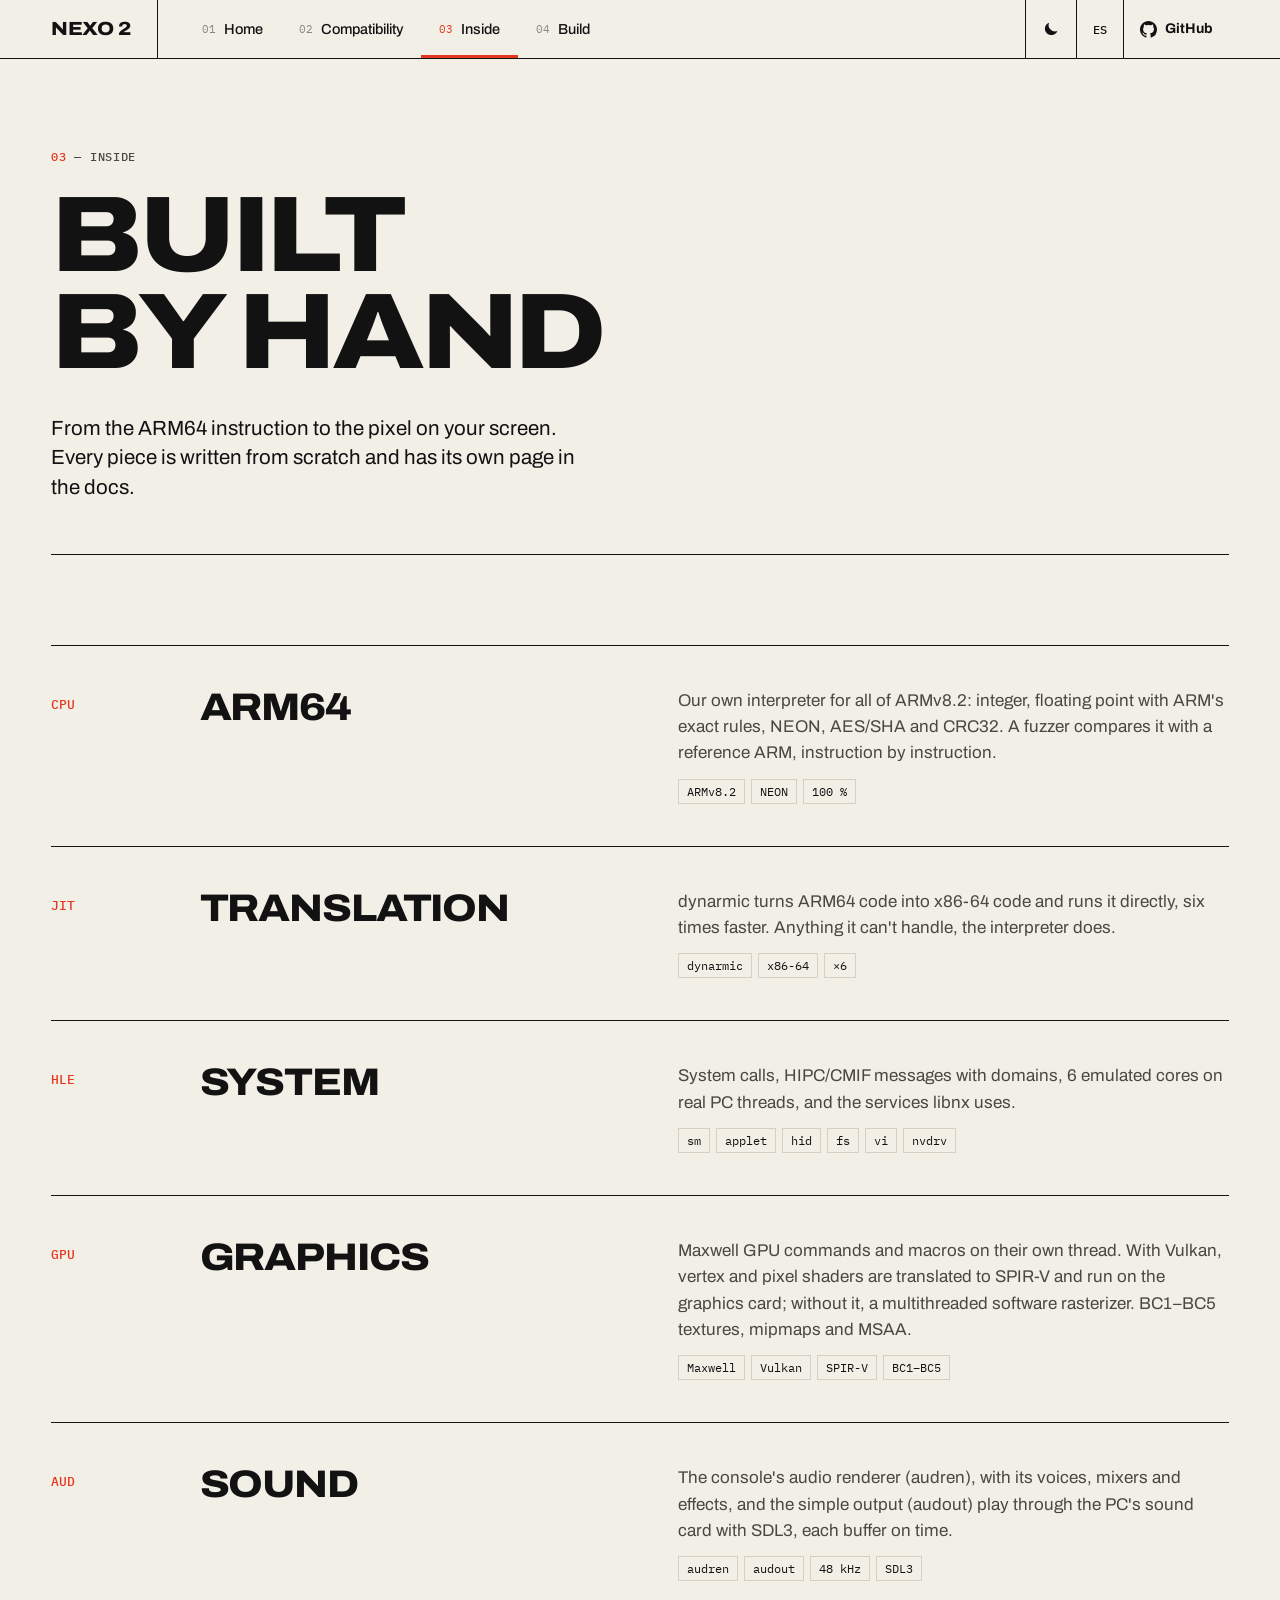
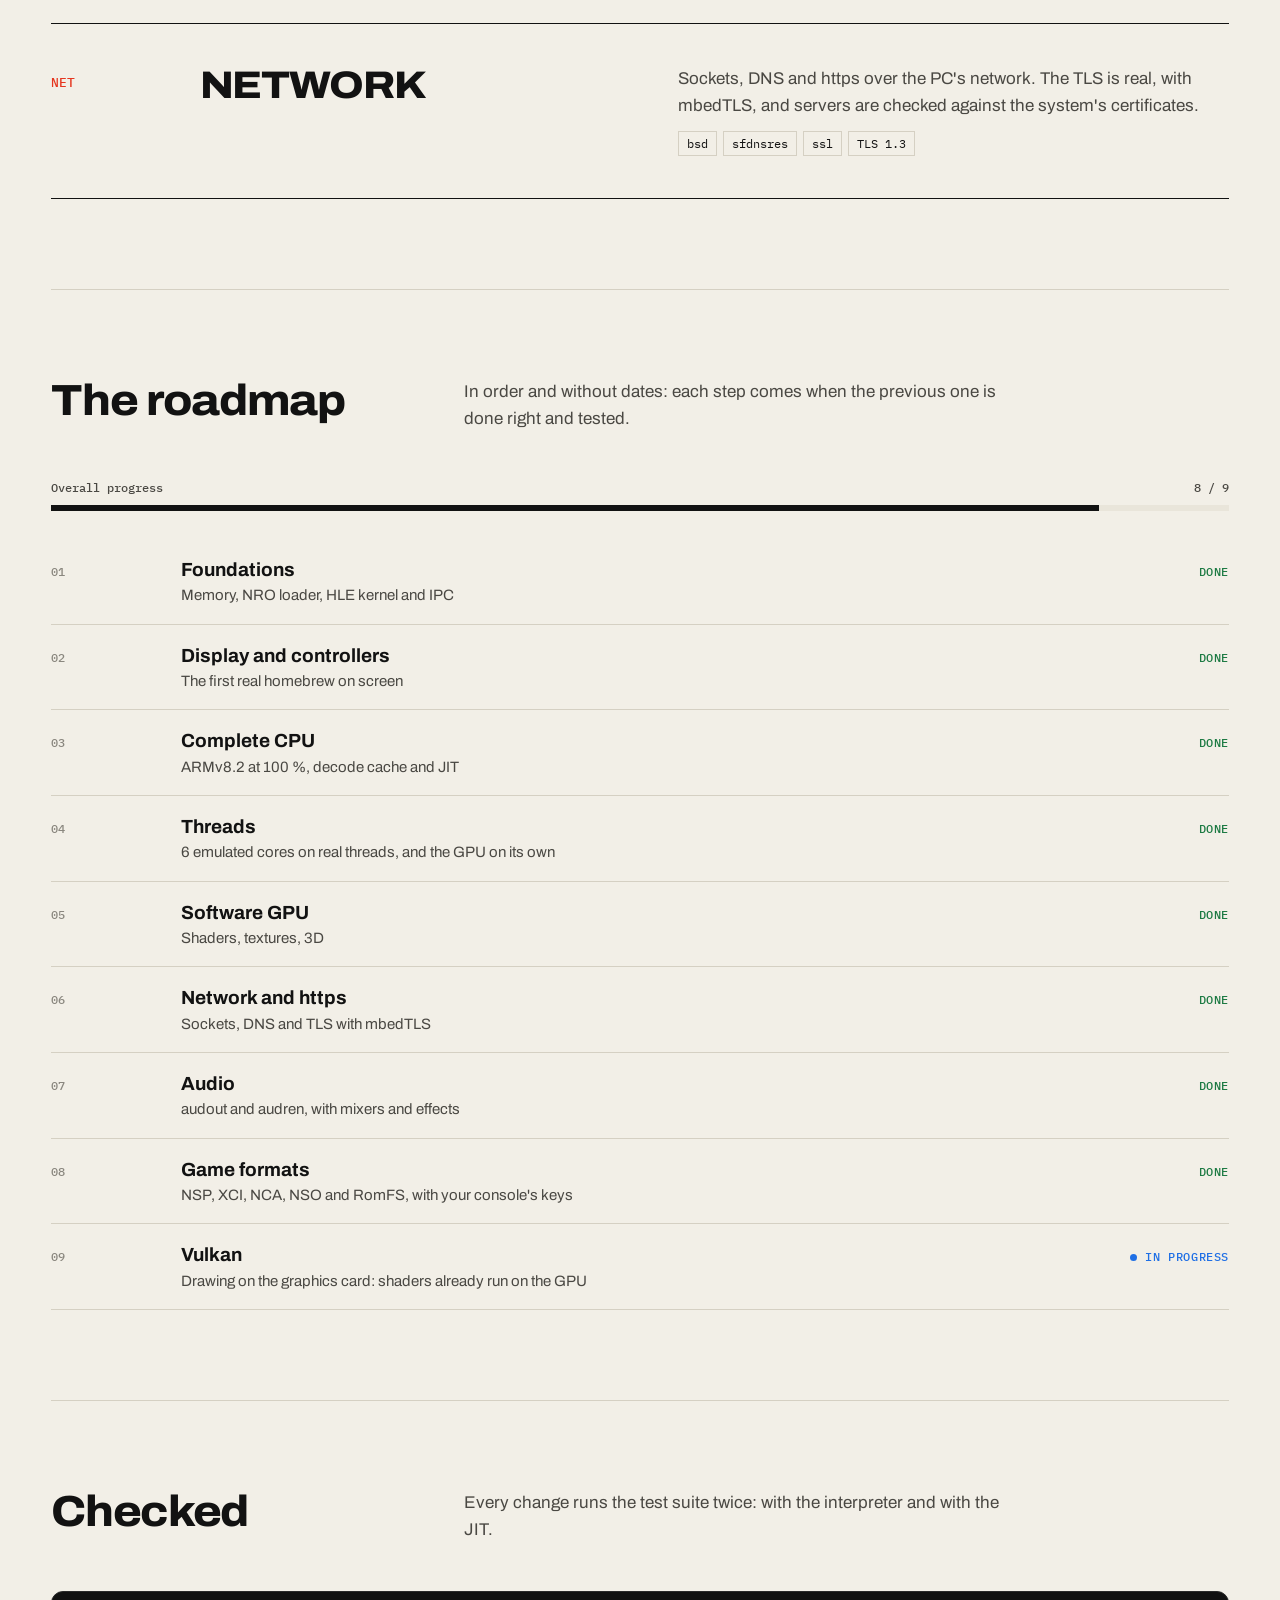
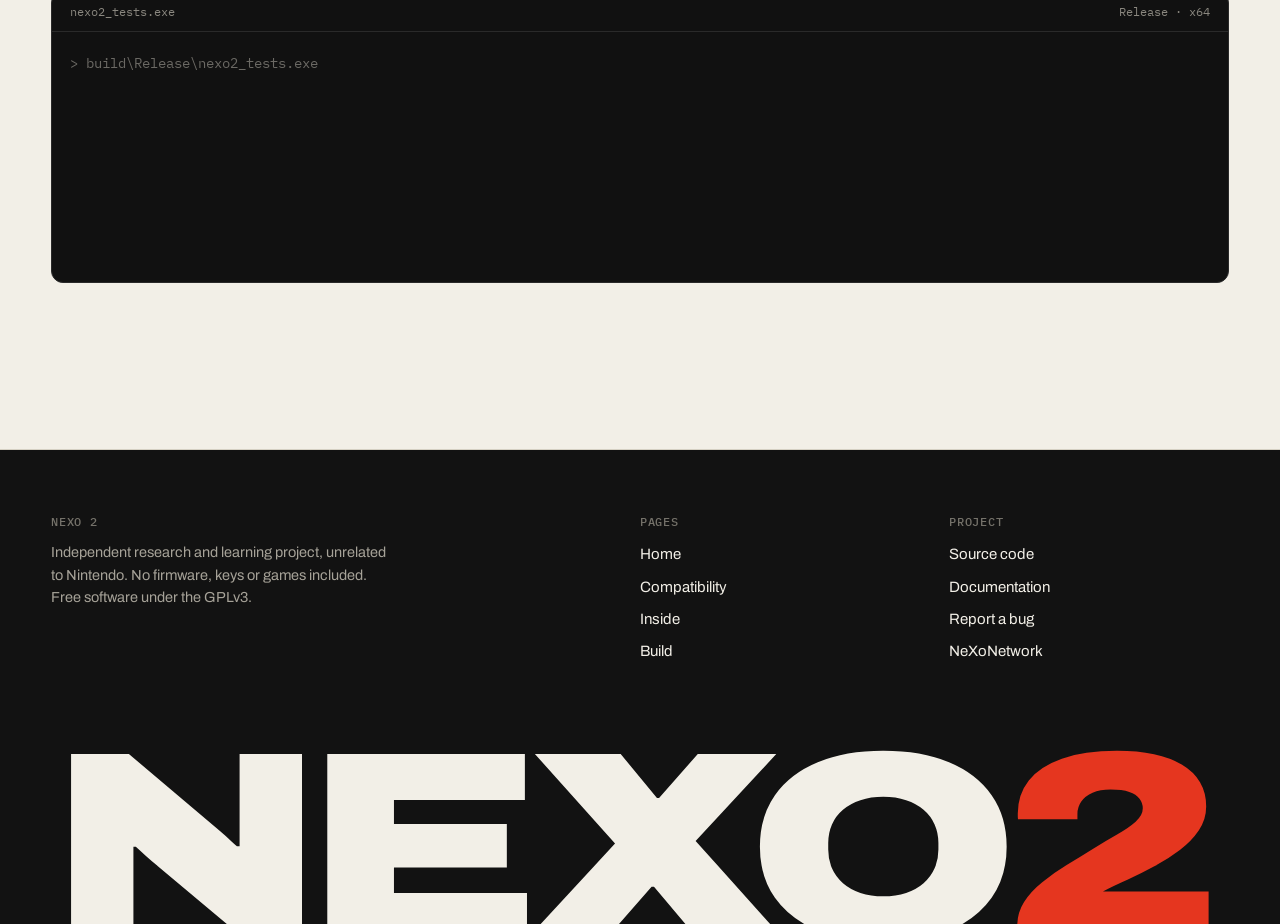
<file: por-dentro.html>
<!DOCTYPE html>
<html lang="es">
<head>
  <meta charset="UTF-8">
  <meta name="viewport" content="width=device-width, initial-scale=1">
  <title data-i18n="meta.inside">Por dentro — NeXo 2</title>
  <meta name="description" content="Cómo está hecho NeXo 2: CPU ARM64, JIT, kernel HLE, GPU Maxwell, y la ruta del proyecto.">
  <meta name="theme-color" content="#f2efe7" id="theme-color">
  <meta name="color-scheme" content="light dark">
  <meta property="og:title" content="Por dentro — NeXo 2">
  <meta property="og:description" content="Cómo está hecho NeXo 2: CPU ARM64, JIT, kernel HLE, GPU Maxwell, y la ruta del proyecto.">
  <meta property="og:image" content="assets/og.jpg">
  <meta property="og:type" content="website">
  <meta name="twitter:card" content="summary_large_image">
  <link rel="icon" type="image/png" href="assets/favicon.png">
  <link rel="apple-touch-icon" href="assets/apple-touch-icon.png">
  <link rel="preload" href="assets/fonts/archivo.woff2" as="font" type="font/woff2" crossorigin>
  <link rel="stylesheet" href="style.css">
  <script>(function(){var d=document.documentElement,t=null;d.classList.add("js");try{t=localStorage.getItem("nexo-theme")}catch(e){}if(t!=="light"&&t!=="dark")t=matchMedia("(prefers-color-scheme: dark)").matches?"dark":"light";d.setAttribute("data-theme",t);document.getElementById("theme-color").content=t==="dark"?"#121211":"#f2efe7"})()</script>
</head>
<body>
<a class="skip" href="#main" data-i18n="skip">Saltar al contenido</a>
<header class="top">
  <div class="page top-inner">
    <a class="mark" href="index.html" aria-label="NeXo 2, inicio"><img src="assets/logo.png" alt="" width="30" height="20">NeXo 2</a>
    <nav class="menu" id="menu" aria-label="Principal">
      <a href="index.html"><span>01</span><em data-i18n="nav.home" style="font-style:normal">Inicio</em></a>
      <a href="compatibilidad.html"><span>02</span><em data-i18n="nav.compat" style="font-style:normal">Compatibilidad</em></a>
      <a href="por-dentro.html" aria-current="page"><span>03</span><em data-i18n="nav.inside" style="font-style:normal">Por dentro</em></a>
      <a href="compilar.html"><span>04</span><em data-i18n="nav.build" style="font-style:normal">Compilar</em></a>
    </nav>
    <div class="tools">
      <button class="theme" id="theme" type="button" aria-label="Tema claro u oscuro / Light or dark theme" aria-pressed="false"><svg viewBox="0 0 24 24" aria-hidden="true"><g class="sun"><circle cx="12" cy="12" r="4.2"/><path d="M12 1.8v3M12 19.2v3M1.8 12h3M19.2 12h3M4.8 4.8l2.1 2.1M17.1 17.1l2.1 2.1M4.8 19.2l2.1-2.1M17.1 6.9l2.1-2.1"/></g><path class="moon" d="M20.5 14.6A8.6 8.6 0 0 1 9.4 3.5a8.6 8.6 0 1 0 11.1 11.1z"/></svg></button>
      <button class="lang" id="lang" type="button" aria-label="Cambiar idioma / Change language">EN</button>
      <a class="gh" href="https://github.com/NeXoNetwork/NeXo2-emu"><svg viewBox="0 0 16 16" aria-hidden="true"><path d="M8 0C3.58 0 0 3.58 0 8c0 3.54 2.29 6.53 5.47 7.59.4.07.55-.17.55-.38 0-.19-.01-.82-.01-1.49-2.01.37-2.53-.49-2.69-.94-.09-.23-.48-.94-.82-1.13-.28-.15-.68-.52-.01-.53.63-.01 1.08.58 1.23.82.72 1.21 1.87.87 2.33.66.07-.52.28-.87.51-1.07-1.78-.2-3.64-.89-3.64-3.95 0-.87.31-1.59.82-2.15-.08-.2-.36-1.02.08-2.12 0 0 .67-.21 2.2.82.64-.18 1.32-.27 2-.27.68 0 1.36.09 2 .27 1.53-1.04 2.2-.82 2.2-.82.44 1.1.16 1.92.08 2.12.51.56.82 1.27.82 2.15 0 3.07-1.87 3.75-3.65 3.95.29.25.54.73.54 1.48 0 1.07-.01 1.93-.01 2.2 0 .21.15.46.55.38A8.013 8.013 0 0016 8c0-4.42-3.58-8-8-8z"/></svg><b>GitHub</b></a>
      <button class="burger" id="burger" type="button" aria-label="Menú" aria-expanded="false" aria-controls="menu"><i></i><i></i></button>
    </div>
  </div>
</header>

<main id="main" class="page">
  <section class="page-head reveal-group">
    <div class="page-head-grid">
      <div>
        <span class="label"><span class="red">03</span> — <span data-i18n="nav.inside">Por dentro</span></span>
        <h1 class="title" data-i18n-lines="nav.inside.h"><span class="line"><span style="--d:0.00s">Hecho</span></span><span class="line"><span style="--d:0.08s">a mano</span></span></h1>
        <p class="lede reveal" style="--d:.25s" data-i18n="in.lede">De la instrucción ARM64 al píxel en tu pantalla. Cada pieza está escrita desde cero y tiene su página en la documentación.</p>
      </div>
      
    </div>
  </section>

  <section class="block">
    <ol class="layers">
      <li class="layer reveal" style="--d:0s">
        <span class="tag">CPU</span>
        <h3 data-i18n="in.cpu.t">ARM64</h3>
        <div><p data-i18n="in.cpu">Intérprete propio de todo ARMv8.2: enteros, coma flotante con las reglas exactas de ARM, NEON, AES/SHA y CRC32. Un fuzzer lo compara con un ARM de referencia, instrucción a instrucción.</p><ul><li>ARMv8.2</li><li>NEON</li><li>100 %</li></ul></div>
      </li>
      <li class="layer reveal" style="--d:.05s">
        <span class="tag">JIT</span>
        <h3 data-i18n="in.jit.t">Traducción</h3>
        <div><p data-i18n="in.jit">dynarmic convierte el código ARM64 en código x86-64 y lo ejecuta directamente, seis veces más rápido. Lo que no sabe hacer, lo hace el intérprete.</p><ul><li>dynarmic</li><li>x86-64</li><li>×6</li></ul></div>
      </li>
      <li class="layer reveal" style="--d:.1s">
        <span class="tag">HLE</span>
        <h3 data-i18n="in.os.t">Sistema</h3>
        <div><p data-i18n="in.os">Llamadas al sistema, mensajes HIPC/CMIF con dominios, 6 núcleos emulados en hilos reales del PC, y los servicios que usa libnx.</p><ul><li>sm</li><li>applet</li><li>hid</li><li>fs</li><li>vi</li><li>nvdrv</li></ul></div>
      </li>
      <li class="layer reveal" style="--d:.15s">
        <span class="tag">GPU</span>
        <h3 data-i18n="in.gpu.t">Gráficos</h3>
        <div><p data-i18n="in.gpu">Comandos y macros de la GPU Maxwell en su propio hilo. Con Vulkan, los shaders de vértices y de píxeles se traducen a SPIR-V y corren en la tarjeta gráfica; sin ella, un rasterizador por software en varios hilos. Texturas BC1–BC5, mipmaps y MSAA.</p><ul><li>Maxwell</li><li>Vulkan</li><li>SPIR-V</li><li>BC1–BC5</li></ul></div>
      </li>
      <li class="layer reveal" style="--d:.2s">
        <span class="tag">AUD</span>
        <h3 data-i18n="in.aud.t">Sonido</h3>
        <div><p data-i18n="in.aud">El renderizador de audio de la consola (audren), con sus voces, mezcladores y efectos, y la salida simple (audout) suenan por la tarjeta del PC con SDL3, cada buffer a su hora.</p><ul><li>audren</li><li>audout</li><li>48 kHz</li><li>SDL3</li></ul></div>
      </li>
      <li class="layer reveal" style="--d:.2s">
        <span class="tag">NET</span>
        <h3 data-i18n="in.net.t">Red</h3>
        <div><p data-i18n="in.net">Sockets, DNS y https sobre la red del PC. El TLS es de verdad, con mbedTLS, y los servidores se comprueban con los certificados del sistema.</p><ul><li>bsd</li><li>sfdnsres</li><li>ssl</li><li>TLS 1.3</li></ul></div>
      </li>
    </ol>
  </section>

  <section class="block">
    <div class="block-head reveal">
      <h2 data-i18n="in.road">La ruta</h2>
      <p data-i18n="in.roadnote">En orden y sin fechas: cada paso se da cuando el anterior está bien hecho y probado.</p>
    </div>
    <div class="bar-legend reveal"><span data-i18n="in.progress">Progreso general</span><span>8 / 9</span></div>
    <div class="bar reveal"><i style="--w:89%"></i></div>
    <ol class="road">
      <li class="done reveal"><span class="k">01</span><div><b data-i18n="r1.t">Base</b><div class="s" data-i18n="r1">Memoria, cargador NRO, kernel HLE e IPC</div></div><span class="st" data-i18n="st.done">Hecho</span></li>
      <li class="done reveal"><span class="k">02</span><div><b data-i18n="r2.t">Pantalla y mandos</b><div class="s" data-i18n="r2">El primer homebrew real en pantalla</div></div><span class="st" data-i18n="st.done">Hecho</span></li>
      <li class="done reveal"><span class="k">03</span><div><b data-i18n="r3.t">CPU completa</b><div class="s" data-i18n="r3">ARMv8.2 al 100 %, caché y JIT</div></div><span class="st" data-i18n="st.done">Hecho</span></li>
      <li class="done reveal"><span class="k">04</span><div><b data-i18n="r4.t">Hilos</b><div class="s" data-i18n="r4">6 núcleos emulados en hilos reales y la GPU en el suyo</div></div><span class="st" data-i18n="st.done">Hecho</span></li>
      <li class="done reveal"><span class="k">05</span><div><b data-i18n="r5.t">GPU por software</b><div class="s" data-i18n="r5">Shaders, texturas, 3D</div></div><span class="st" data-i18n="st.done">Hecho</span></li>
      <li class="done reveal"><span class="k">06</span><div><b data-i18n="r9.t">Red y https</b><div class="s" data-i18n="r9">Sockets, DNS y TLS con mbedTLS</div></div><span class="st" data-i18n="st.done">Hecho</span></li>
      <li class="done reveal"><span class="k">07</span><div><b data-i18n="r7.t">Audio</b><div class="s" data-i18n="r7">audout y audren, con mezcladores y efectos</div></div><span class="st" data-i18n="st.done">Hecho</span></li>
      <li class="done reveal"><span class="k">08</span><div><b data-i18n="r8.t">Formatos de juego</b><div class="s" data-i18n="r8">NSP, XCI, NCA, NSO y RomFS, con las claves de tu consola</div></div><span class="st" data-i18n="st.done">Hecho</span></li>
      <li class="now reveal"><span class="k">09</span><div><b data-i18n="r6.t">Vulkan</b><div class="s" data-i18n="r6">Dibujar con la tarjeta gráfica: ya corren los shaders en la GPU</div></div><span class="st" data-i18n="st.now">En curso</span></li>
    </ol>
  </section>

  <section class="block">
    <div class="block-head reveal">
      <h2 data-i18n="in.tests">Comprobado</h2>
      <p data-i18n="in.testsnote">Cada cambio pasa la batería de tests dos veces: con el intérprete y con el JIT.</p>
    </div>
    <div class="term reveal">
      <div class="term-head"><span>nexo2_tests.exe</span><span>Release · x64</span></div>
      <pre id="term" aria-label="Salida de los tests"></pre>
    </div>
  </section>
</main>
<footer class="foot">
  <div class="page">
    <div class="foot-grid">
      <div>
        <h4 data-i18n="foot.about">NeXo 2</h4>
        <p data-i18n="foot.legal">Proyecto independiente de investigación y aprendizaje, sin relación con Nintendo. No incluye firmware, claves ni juegos. Software libre bajo GPLv3.</p>
      </div>
      <div>
        <h4 data-i18n="foot.pages">Páginas</h4>
        <ul>
          <li><a href="index.html" data-i18n="nav.home">Inicio</a></li>
          <li><a href="compatibilidad.html" data-i18n="nav.compat">Compatibilidad</a></li>
          <li><a href="por-dentro.html" data-i18n="nav.inside">Por dentro</a></li>
          <li><a href="compilar.html" data-i18n="nav.build">Compilar</a></li>
        </ul>
      </div>
      <div>
        <h4 data-i18n="foot.project">Proyecto</h4>
        <ul>
          <li><a href="https://github.com/NeXoNetwork/NeXo2-emu" data-i18n="foot.code">Código fuente</a></li>
          <li><a href="https://github.com/NeXoNetwork/NeXo2-emu/tree/main/docs" data-i18n="foot.docs">Documentación</a></li>
          <li><a href="https://github.com/NeXoNetwork/NeXo2-emu/issues" data-i18n="foot.bug">Reportar un error</a></li>
          <li><a href="https://github.com/NeXoNetwork">NeXoNetwork</a></li>
        </ul>
      </div>
    </div>
    <p class="foot-word" aria-hidden="true">NeXo<span>2</span></p>
  </div>
</footer>
<script src="main.js"></script>
</body>
</html>
</file>
<file: style.css>
/* NeXo 2 — web
   Claro y editorial: papel, tinta y un solo rojo. Fuentes alojadas aqui mismo
   (Archivo e IBM Plex Mono, licencia SIL OFL), sin depender de servicios externos. */

@font-face {
  font-family: "Archivo";
  src: url("assets/fonts/archivo.woff2") format("woff2-variations"), url("assets/fonts/archivo.woff2") format("woff2");
  font-weight: 100 900;
  font-stretch: 62% 125%;
  font-display: swap;
}
@font-face { font-family: "Plex Mono"; src: url("assets/fonts/plex-mono-400.woff2") format("woff2"); font-weight: 400; font-display: swap; }
@font-face { font-family: "Plex Mono"; src: url("assets/fonts/plex-mono-500.woff2") format("woff2"); font-weight: 500; font-display: swap; }

:root {
  --paper: #f2efe7;
  --paper-2: #e9e5da;
  --ink: #121212;
  --ink-2: #4a4843;
  --ink-3: #8a877f;
  --rule: #d5d0c3;
  --red: #e5361f;
  --blue: #1f6fe5;
  --ok: #1d7a43;
  --sans: "Archivo", "Helvetica Neue", Arial, sans-serif;
  --mono: "Plex Mono", ui-monospace, Consolas, monospace;
  --ease: cubic-bezier(.2, .75, .1, 1);
  --pad: clamp(20px, 4vw, 56px);
  /* Lo que no cambia de lado con el tema: pie, terminal y bloques de codigo */
  --foot-bg: #121212;
  --foot-fg: #f2efe7;
  --dark-box: #111;
  --dark-line: #2a2a2a;
  --hover-muted: #bdb9ae;
  color-scheme: light;
}

/* ---------- Tema oscuro ----------
   Mismo papel y tinta, al reves. Se elige con el boton (se guarda) o sigue al sistema. */
:root[data-theme="dark"] {
  --paper: #121211;
  --paper-2: #1d1c1a;
  --ink: #ece8de;
  --ink-2: #b4b0a6;
  --ink-3: #7f7c74;
  --rule: #2f2d29;
  --red: #f24a31;
  --blue: #6aa5ff;
  --ok: #4fc47d;
  --foot-bg: #0a0a09;
  --foot-fg: #ece8de;
  --dark-box: #0a0a09;
  --dark-line: #2f2d29;
  --hover-muted: #4a4843;
  color-scheme: dark;
}
@media (prefers-color-scheme: dark) {
  :root:not([data-theme="light"]) {
    --paper: #121211; --paper-2: #1d1c1a; --ink: #ece8de; --ink-2: #b4b0a6; --ink-3: #7f7c74;
    --rule: #2f2d29; --red: #f24a31; --blue: #6aa5ff; --ok: #4fc47d;
    --foot-bg: #0a0a09; --foot-fg: #ece8de; --dark-box: #0a0a09; --dark-line: #2f2d29; --hover-muted: #4a4843;
    color-scheme: dark;
  }
}
/* Cambio de tema suave (solo colores) */
.theme-anim, .theme-anim *, .theme-anim *::before, .theme-anim *::after {
  transition: background-color .35s ease, color .35s ease, border-color .35s ease, fill .35s ease !important;
}

@view-transition { navigation: auto; }   /* fundido suave entre paginas (navegadores que lo soportan) */
::view-transition-old(root) { animation: vt-out .28s ease both; }
::view-transition-new(root) { animation: vt-in .45s var(--ease) both; }
@keyframes vt-out { to { opacity: 0; transform: translateY(-6px); } }
@keyframes vt-in { from { opacity: 0; transform: translateY(10px); } }

*, *::before, *::after { box-sizing: border-box; }
html { -webkit-text-size-adjust: 100%; }
body {
  margin: 0; background: var(--paper); color: var(--ink);
  font: 400 17px/1.55 var(--sans); font-stretch: 100%;
  -webkit-font-smoothing: antialiased;
}
img { display: block; max-width: 100%; height: auto; }
a { color: inherit; }
::selection { background: var(--red); color: var(--paper); }
:focus-visible { outline: 2px solid var(--red); outline-offset: 3px; }
code, .mono { font-family: var(--mono); font-size: .88em; }

.page { padding-inline: var(--pad); max-width: 1440px; margin: 0 auto; }
.skip { position: absolute; left: -999px; }
.skip:focus { left: 16px; top: 12px; z-index: 99; background: var(--ink); color: var(--paper); padding: 8px 12px; }

/* ---------- Cabecera ---------- */
.top {
  position: sticky; top: 0; z-index: 40; background: var(--paper);
  border-bottom: 1px solid var(--ink);
}
.top-inner { display: grid; grid-template-columns: auto 1fr auto; align-items: stretch; height: 58px; }
.mark {
  display: flex; align-items: center; gap: 10px; padding-right: 26px; margin-right: 26px;
  border-right: 1px solid var(--ink); text-decoration: none;
  font-weight: 800; font-stretch: 112%; font-size: 19px; letter-spacing: -.02em; text-transform: uppercase;
}
.mark img { display: none; }
.menu { display: flex; align-items: stretch; }
.menu a {
  display: flex; align-items: center; gap: 8px; padding: 0 18px; text-decoration: none;
  font-size: 14.5px; font-weight: 500; position: relative; overflow: hidden;
}
.menu a span { font: 400 11px var(--mono); color: var(--ink-3); }
.menu a::before {
  content: ""; position: absolute; left: 0; right: 0; bottom: 0; height: 3px; background: var(--red);
  transform: scaleX(0); transform-origin: right; transition: transform .45s var(--ease);
}
.menu a:hover::before { transform: scaleX(1); transform-origin: left; }
.menu a[aria-current="page"]::before { transform: scaleX(1); }
.menu a[aria-current="page"] span { color: var(--red); }
.tools { display: flex; align-items: center; gap: 0; }
.tools > * { height: 100%; display: flex; align-items: center; padding: 0 16px; border-left: 1px solid var(--ink); }
.lang { background: none; border: 0; border-left: 1px solid var(--ink); font: 500 12px var(--mono); cursor: pointer; color: var(--ink); }
.theme { background: none; border: 0; border-left: 1px solid var(--ink); cursor: pointer; color: var(--ink); }
.theme svg { width: 18px; height: 18px; overflow: visible; }
.theme .sun { fill: none; stroke: currentColor; stroke-width: 1.8; stroke-linecap: round; transform-origin: 12px 12px; transition: transform .5s var(--ease), opacity .3s; }
.theme .sun circle { fill: currentColor; stroke: none; }
.theme .moon { fill: currentColor; transform-origin: 12px 12px; transition: transform .5s var(--ease), opacity .3s; }
/* En claro se ve la luna (pasar a oscuro); en oscuro, el sol */
:root:not([data-theme="dark"]) .theme .sun { opacity: 0; transform: rotate(-90deg) scale(.5); }
:root[data-theme="dark"] .theme .moon { opacity: 0; transform: rotate(90deg) scale(.5); }
.lang:hover, .gh:hover, .theme:hover { background: var(--ink); color: var(--paper); }
.gh { text-decoration: none; font-size: 14px; font-weight: 600; gap: 8px; transition: background .2s, color .2s; }
.gh svg { width: 17px; height: 17px; fill: currentColor; }
.burger { display: none; background: none; border: 0; border-left: 1px solid var(--ink); cursor: pointer; padding: 0 18px; }
.burger i { display: block; width: 20px; height: 2px; background: var(--ink); margin: 5px 0; transition: transform .3s var(--ease); }
.burger[aria-expanded="true"] i:first-child { transform: translateY(3.5px) rotate(45deg); }
.burger[aria-expanded="true"] i:last-child { transform: translateY(-3.5px) rotate(-45deg); }

/* ---------- Tipografia grande ---------- */
.label { font: 500 12px/1.3 var(--mono); letter-spacing: .06em; text-transform: uppercase; color: var(--ink-2); }
.label .red { color: var(--red); }
.display {
  margin: 0; font-weight: 850; font-stretch: 118%; text-transform: uppercase;
  font-size: clamp(54px, 11.5vw, 186px); line-height: .84; letter-spacing: -.045em;
}
.display .red { color: var(--red); }
h1.title {
  margin: 0; font-weight: 820; font-stretch: 115%; text-transform: uppercase;
  font-size: clamp(46px, 8.4vw, 132px); line-height: .86; letter-spacing: -.04em;
}
h2 { margin: 0; font-weight: 780; font-stretch: 108%; font-size: clamp(28px, 3.4vw, 46px); line-height: 1; letter-spacing: -.03em; }
h3 { margin: 0; font-weight: 700; font-size: 21px; letter-spacing: -.015em; }
.lede { font-size: clamp(18px, 1.6vw, 22px); line-height: 1.45; max-width: 46ch; color: var(--ink); }
.body-muted { color: var(--ink-2); }

/* Lineas que suben al entrar */
.line { display: block; overflow: hidden; padding-bottom: .04em; }
.line > span { display: block; transform: translateY(105%); transition: transform 1s var(--ease); transition-delay: var(--d, 0s); }
.is-in .line > span, .no-js .line > span { transform: none; }

/* ---------- Portada (inicio) ---------- */
.hero { padding: clamp(36px, 6vw, 80px) 0 0; }
.hero-meta { display: flex; justify-content: space-between; flex-wrap: wrap; gap: 10px 30px; margin-bottom: clamp(26px, 4vw, 48px); }
.hero-grid { display: grid; grid-template-columns: 1fr minmax(300px, 44%); gap: clamp(26px, 4vw, 60px); align-items: end; margin-top: clamp(30px, 5vw, 60px); }
.hero-grid .lede { margin: 0 0 28px; }
.actions { display: flex; flex-wrap: wrap; gap: 12px; }
.btn {
  display: inline-flex; align-items: center; gap: 12px; padding: 15px 22px; text-decoration: none;
  background: var(--ink); color: var(--paper); font-weight: 600; font-size: 15.5px;
  border: 1px solid var(--ink); transition: background .25s, color .25s;
}
.btn::after { content: "↗"; font-family: var(--mono); transition: transform .35s var(--ease); }
.btn:hover { background: var(--red); border-color: var(--red); }
.btn:hover::after { transform: translate(2px, -2px); }
.btn.line-btn { background: none; color: var(--ink); }
.btn.line-btn::after { content: "→"; }
.btn.line-btn:hover { background: var(--ink); color: var(--paper); border-color: var(--ink); }
.btn.line-btn:hover::after { transform: translateX(3px); }

/* Pantalla con capturas reales que se van turnando */
.screen {
  position: relative; margin: 0; background: #0c0c0c; border-radius: 18px; padding: 12px; border: 1px solid var(--dark-line);
  box-shadow: 0 1px 0 #000, 0 30px 60px -30px rgba(0, 0, 0, .45);
}
.screen-inner { position: relative; aspect-ratio: 16 / 9; overflow: hidden; border-radius: 8px; background: #000; }
.screen-inner img { position: absolute; inset: 0; width: 100%; height: 100%; object-fit: cover; opacity: 0; transform: scale(1.03); transition: opacity 1s ease, transform 4s linear; }
.screen-inner img.on { opacity: 1; transform: scale(1); }
.screen figcaption { display: flex; justify-content: space-between; gap: 12px; margin-top: 12px; color: #9a978f; font: 400 11.5px var(--mono); padding: 0 4px 2px; }
.screen figcaption b { color: #e9e6de; font-weight: 500; }
.dots { display: flex; gap: 6px; align-items: center; }
.dots i { width: 6px; height: 6px; border-radius: 50%; background: #444; transition: background .3s, width .3s; }
.dots i.on { background: var(--red); width: 18px; border-radius: 3px; }

/* Cifras */
.facts { display: grid; grid-template-columns: repeat(4, 1fr); border-top: 1px solid var(--ink); margin-top: clamp(48px, 7vw, 96px); }
.fact { padding: 22px 22px 26px 0; }
.fact + .fact { border-left: 1px solid var(--rule); padding-left: 22px; }
.fact b { display: block; font-weight: 820; font-stretch: 112%; font-size: clamp(40px, 5vw, 72px); line-height: 1; letter-spacing: -.04em; font-variant-numeric: tabular-nums; }
.fact > span { display: block; margin-top: 12px; color: var(--ink-2); font-size: 14.5px; max-width: 28ch; }

/* Indice: filas grandes que llevan a cada pagina */
.index { margin: clamp(60px, 9vw, 120px) 0 0; border-top: 1px solid var(--ink); }
.index a {
  display: grid; grid-template-columns: 90px 1fr auto; align-items: center; gap: 20px;
  padding: clamp(18px, 2.4vw, 30px) 0; border-bottom: 1px solid var(--ink); text-decoration: none;
  position: relative; isolation: isolate;
}
.index a::before {
  content: ""; position: absolute; inset: 0 calc(var(--pad) * -1); z-index: -1; background: var(--ink);
  transform: scaleY(0); transform-origin: bottom; transition: transform .5s var(--ease);
}
.index a:hover { color: var(--paper); }
.index a:hover::before { transform: scaleY(1); }
.index .n { font: 500 13px var(--mono); color: var(--red); }
.index .t { font-weight: 800; font-stretch: 115%; text-transform: uppercase; font-size: clamp(30px, 5vw, 70px); line-height: 1; letter-spacing: -.035em; }
.index .d { font-size: 15px; color: var(--ink-2); max-width: 30ch; text-align: right; transition: color .3s; }
.index a:hover .d { color: var(--hover-muted); }
.index .arrow { display: inline-block; margin-left: 14px; font-family: var(--mono); transition: transform .4s var(--ease); }
.index a:hover .arrow { transform: translateX(8px); }

/* ---------- Cabecera de pagina interior ---------- */
.page-head { padding: clamp(40px, 7vw, 96px) 0 clamp(30px, 4vw, 56px); border-bottom: 1px solid var(--ink); }
.page-head .label { margin-bottom: 26px; display: block; }
.page-head .lede { margin: 30px 0 0; }
.page-head-grid { display: grid; grid-template-columns: 1fr minmax(260px, 38%); gap: 40px; align-items: end; }

.block { padding: clamp(46px, 7vw, 96px) 0; border-bottom: 1px solid var(--rule); }
.block:last-of-type { border-bottom: 0; }
.block-head { display: grid; grid-template-columns: 1fr 2fr; gap: 30px; margin-bottom: clamp(28px, 4vw, 48px); align-items: start; }
.block-head p { margin: 0; color: var(--ink-2); max-width: 54ch; }

/* ---------- Compatibilidad ---------- */
.shots { display: grid; grid-template-columns: repeat(12, 1fr); gap: clamp(14px, 1.6vw, 22px); }
.shot { margin: 0; grid-column: span 4; }
.shot.big { grid-column: span 8; grid-row: span 2; }
.shot.half { grid-column: span 6; }
.shot .frame { background: #0c0c0c; padding: 8px; border-radius: 12px; overflow: hidden; border: 1px solid var(--dark-line); }
.shot .frame div { overflow: hidden; border-radius: 6px; aspect-ratio: 16 / 9; }
.shot.big .frame div { aspect-ratio: auto; height: 100%; }
.shot.big .frame { height: calc(100% - 52px); }
.shot img { width: 100%; height: 100%; object-fit: cover; transition: transform 1.2s var(--ease); }
.shot:hover img { transform: scale(1.05); }
.shot figcaption { display: flex; justify-content: space-between; gap: 14px; padding: 12px 2px 0; font-size: 14px; }
.shot figcaption b { font-weight: 700; }
.shot figcaption span { color: var(--ink-2); text-align: right; }

.table { width: 100%; border-collapse: collapse; font-size: 16px; }
.table th { text-align: left; font: 500 11.5px var(--mono); text-transform: uppercase; letter-spacing: .06em; color: var(--ink-3); padding: 0 12px 12px 0; border-bottom: 1px solid var(--ink); }
.table td { padding: 18px 12px 18px 0; border-bottom: 1px solid var(--rule); vertical-align: top; }
.table td:first-child { font-weight: 700; }
.table td:last-child, .table th:last-child { text-align: right; padding-right: 0; }
.table tr { transition: background .2s; }
.table tbody tr:hover { background: var(--paper-2); }
.state { font: 500 12px var(--mono); text-transform: uppercase; letter-spacing: .04em; white-space: nowrap; }
.state::before { content: "■ "; }
.state.ok { color: var(--ok); }
.state.part { color: var(--blue); }
.state.no { color: var(--ink-3); }

/* ---------- Por dentro ---------- */
.layers { list-style: none; margin: 0; padding: 0; counter-reset: layer; }
.layer {
  display: grid; grid-template-columns: 110px 1fr 1.25fr; gap: clamp(16px, 3vw, 40px);
  padding: clamp(26px, 3.4vw, 42px) 0; border-top: 1px solid var(--ink); align-items: start;
}
.layer:last-child { border-bottom: 1px solid var(--ink); }
.layer .tag { font: 500 13px var(--mono); color: var(--red); padding-top: 8px; }
.layer h3 { font-weight: 800; font-stretch: 112%; font-size: clamp(26px, 3vw, 40px); line-height: 1; letter-spacing: -.03em; text-transform: uppercase; }
.layer p { margin: 0; color: var(--ink-2); }
.layer ul { margin: 12px 0 0; padding: 0; list-style: none; display: flex; flex-wrap: wrap; gap: 6px; }
.layer li { font: 400 12px var(--mono); border: 1px solid var(--rule); padding: 4px 8px; }

.road { list-style: none; margin: 0; padding: 0; }
.road li {
  display: grid; grid-template-columns: 110px 1fr auto; gap: 20px; align-items: baseline;
  padding: 16px 0; border-bottom: 1px solid var(--rule);
}
.road .k { font: 500 12px var(--mono); color: var(--ink-3); }
.road b { font-weight: 700; font-size: 19px; }
.road .s { color: var(--ink-2); font-size: 15px; }
.road .st { font: 500 11.5px var(--mono); text-transform: uppercase; letter-spacing: .05em; white-space: nowrap; }
.road .done .st { color: var(--ok); }
.road .now .st { color: var(--blue); }
.road .now .st::before { content: ""; display: inline-block; width: 7px; height: 7px; border-radius: 50%; background: var(--blue); margin-right: 8px; animation: beat 1.6s ease-in-out infinite; }
.road .next .st { color: var(--ink-3); }
.road .next b { color: var(--ink-2); }
@keyframes beat { 50% { opacity: .25; } }
.bar { height: 6px; background: var(--paper-2); margin: 0 0 28px; position: relative; overflow: hidden; }
.bar i { position: absolute; inset: 0 auto 0 0; width: var(--w, 0%); background: var(--ink); transition: width 1.6s var(--ease); }
.bar-legend { display: flex; justify-content: space-between; font: 500 12px var(--mono); color: var(--ink-2); margin-bottom: 10px; }

.term { background: var(--dark-box); color: #d9d6cd; border-radius: 12px; overflow: hidden; border: 1px solid var(--dark-line); }
.term-head { display: flex; justify-content: space-between; padding: 12px 18px; border-bottom: 1px solid var(--dark-line); font: 400 12px var(--mono); color: #8a877f; }
.term pre { margin: 0; padding: 20px 18px 24px; min-height: 250px; font: 400 13.5px/1.75 var(--mono); white-space: pre-wrap; }
.term .ok { color: #7bd88f; }
.term .dim { color: #6b6964; }
.term .sum { color: #fff; }
.caret { display: inline-block; width: 8px; height: 1.05em; vertical-align: -2px; background: #e9e6de; animation: blink 1s steps(1) infinite; }
@keyframes blink { 50% { opacity: 0; } }

/* ---------- Compilar ---------- */
.steps { list-style: none; margin: 0; padding: 0; counter-reset: step; }
.steps li { display: grid; grid-template-columns: 60px 1fr; gap: 16px; padding: 18px 0; border-top: 1px solid var(--rule); }
.steps li::before { counter-increment: step; content: "0" counter(step); font: 500 13px var(--mono); color: var(--red); padding-top: 3px; }
.steps b { display: block; font-weight: 700; }
.steps span { color: var(--ink-2); font-size: 15.5px; }
.code { background: var(--dark-box); color: #e9e6de; border-radius: 12px; overflow: hidden; border: 1px solid var(--dark-line); }
.code-head { display: flex; justify-content: space-between; align-items: center; padding: 10px 12px 10px 18px; border-bottom: 1px solid var(--dark-line); font: 400 12px var(--mono); color: #8a877f; }
.copy { font: 500 12px var(--mono); color: #111; background: #e9e6de; border: 0; padding: 7px 12px; cursor: pointer; transition: background .2s; }
.copy:hover { background: var(--red); color: #fff; }
.code pre { margin: 0; padding: 20px 18px; overflow-x: auto; font: 400 13.5px/1.95 var(--mono); }
.code .p { color: #6b6964; user-select: none; }
.two { display: grid; grid-template-columns: 1fr 1.15fr; gap: clamp(26px, 4vw, 64px); align-items: start; }
.note { margin-top: 26px; padding: 18px 20px; border-left: 3px solid var(--red); background: var(--paper-2); font-size: 15px; color: var(--ink-2); }
.legal-text p { max-width: 70ch; color: var(--ink-2); margin: 0 0 14px; }

/* ---------- Pie ---------- */
.foot { background: var(--foot-bg); color: var(--foot-fg); border-top: 1px solid var(--rule); margin-top: clamp(40px, 6vw, 80px); padding-top: clamp(36px, 5vw, 64px); overflow: hidden; }
.foot-grid { display: grid; grid-template-columns: 2fr 1fr 1fr; gap: 30px; }
.foot p { margin: 0; color: #a6a298; font-size: 14.5px; max-width: 42ch; }
.foot h4 { margin: 0 0 12px; font: 500 11.5px var(--mono); text-transform: uppercase; letter-spacing: .06em; color: #75726a; }
.foot ul { list-style: none; margin: 0; padding: 0; display: grid; gap: 6px; }
.foot a { text-decoration: none; font-size: 15px; }
.foot a:hover { color: var(--red); }
.foot .foot-word {
  margin: clamp(40px, 6vw, 80px) 0 -.12em; font-weight: 900; font-stretch: 125%; text-transform: uppercase;
  font-size: clamp(80px, 21vw, 330px); line-height: .8; letter-spacing: -.055em; white-space: nowrap; color: var(--foot-fg);
}
.foot-word span { color: var(--red); }

/* ---------- Aparecer al hacer scroll ---------- */
.js .reveal { opacity: 0; transform: translateY(24px); transition: opacity .9s var(--ease), transform .9s var(--ease); transition-delay: var(--d, 0s); }
.js .reveal.is-in { opacity: 1; transform: none; }
.js .wipe { clip-path: inset(0 0 100% 0); transition: clip-path 1.2s var(--ease); transition-delay: var(--d, 0s); }
.js .wipe.is-in { clip-path: inset(0 0 0 0); }

/* ---------- Pantallas pequenas ---------- */
@media (max-width: 1000px) {
  .hero-grid, .page-head-grid, .two { grid-template-columns: 1fr; }
  .facts { grid-template-columns: 1fr 1fr; }
  .fact:nth-child(3) { border-left: 0; padding-left: 0; }
  .fact:nth-child(n+3) { border-top: 1px solid var(--rule); }
  .block-head { grid-template-columns: 1fr; gap: 14px; }
  .layer { grid-template-columns: 80px 1fr; }
  .layer > div:last-child { grid-column: 2; }
  .shot, .shot.half { grid-column: span 6; }
  .shot.big { grid-column: span 12; grid-row: auto; }
  .shot.big .frame { height: auto; }
  .shot.big .frame div { aspect-ratio: 16 / 9; height: auto; }
  .foot-grid { grid-template-columns: 1fr 1fr; }
  .foot-grid > :first-child { grid-column: 1 / -1; }
}
@media (max-width: 760px) {
  body { font-size: 16px; }
  .top-inner { grid-template-columns: auto 1fr auto; }
  .mark { border-right: 0; margin-right: 0; }
  .menu {
    position: fixed; inset: 59px 0 auto 0; flex-direction: column; background: var(--paper);
    border-bottom: 1px solid var(--ink); clip-path: inset(0 0 100% 0); transition: clip-path .5s var(--ease);
  }
  .menu.open { clip-path: inset(0 0 0 0); }
  .menu a { padding: 18px var(--pad); border-top: 1px solid var(--rule); font-size: 22px; font-weight: 700; }
  .menu a::before { display: none; }
  .menu a[aria-current="page"] { color: var(--red); }
  .tools { grid-column: 3; }
  .gh b { display: none; }
  .tools > * { padding: 0 12px; }
  .burger { display: block; padding: 0 14px; }
  .index a { grid-template-columns: 44px 1fr; }
  .index .d { grid-column: 2; text-align: left; }
  .index .t { font-size: clamp(24px, 7.2vw, 40px); }
  .shot, .shot.half { grid-column: span 12; }
  .table th:nth-child(2), .table td:nth-child(2) { display: none; }
  .layer { grid-template-columns: 1fr; gap: 10px; }
  .layer > div:last-child { grid-column: auto; }
  .road li { grid-template-columns: 1fr auto; }
  .road .k { display: none; }
  .road .s { grid-column: 1 / -1; grid-row: 2; }
  .foot-grid { grid-template-columns: 1fr; }
}

@media (prefers-reduced-motion: reduce) {
  *, *::before, *::after { animation: none !important; transition: none !important; }
  .js .reveal, .js .wipe { opacity: 1; transform: none; clip-path: none; }
  .line > span { transform: none; }
  @view-transition { navigation: none; }
}
</file>
